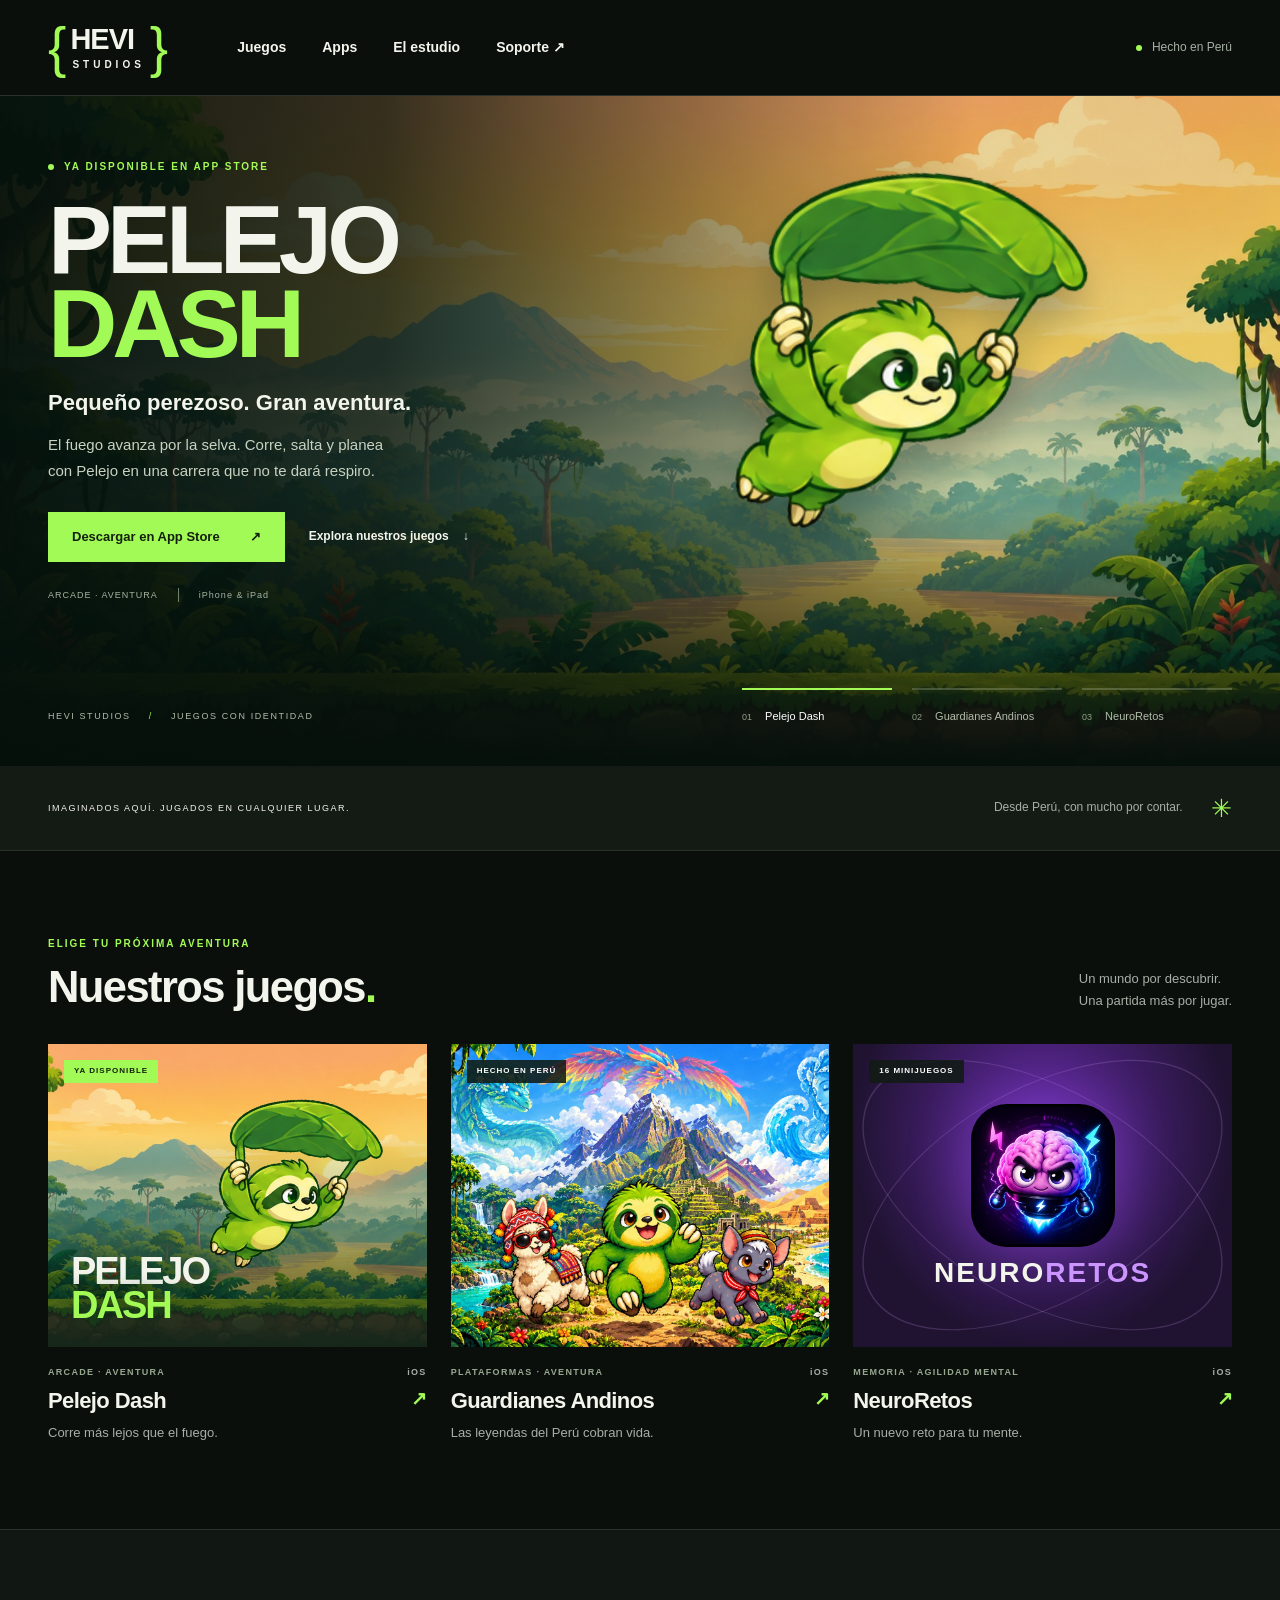
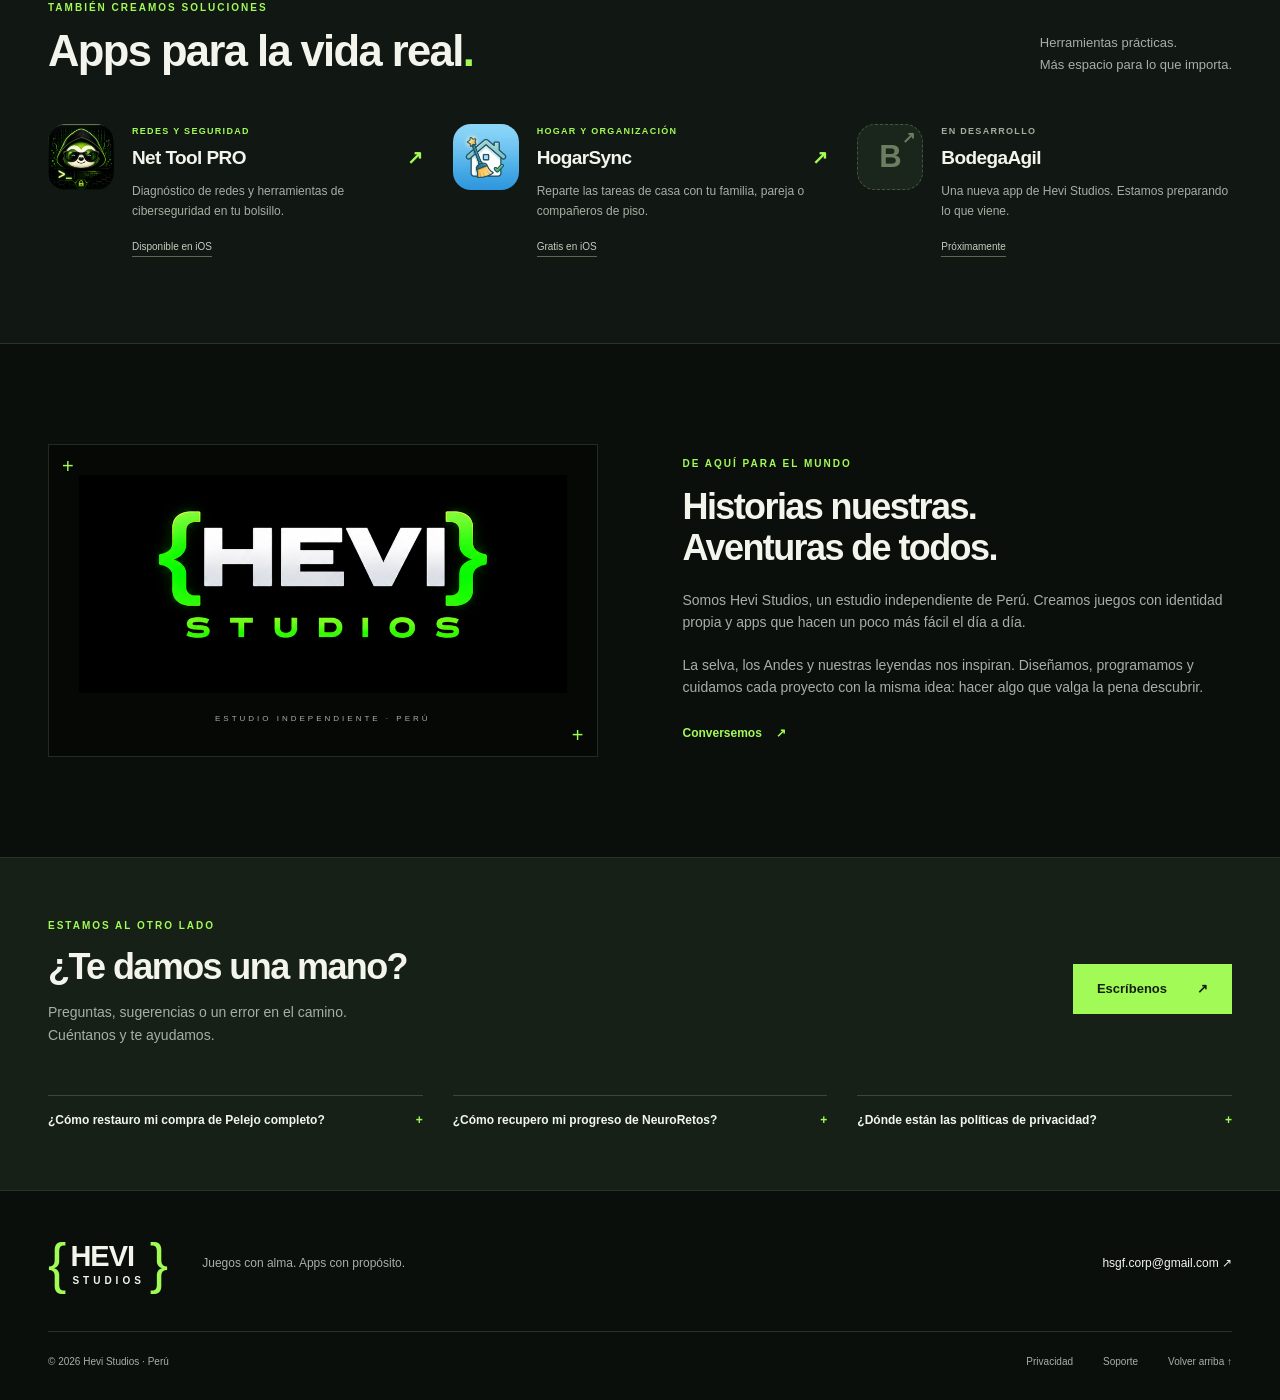
<file: index.html>
<!doctype html>
<html lang="es">
<head>
<meta charset="utf-8"><meta name="viewport" content="width=device-width,initial-scale=1">
<title>Hevi Studios — Juegos con alma peruana</title>
<meta name="description" content="Descubre Pelejo Dash, Pelejo y los Guardianes Andinos, NeuroRetos y las apps de Hevi Studios. Juegos con alma y herramientas útiles, hechos en el Perú.">
<meta name="theme-color" content="#0b0f0c"><meta property="og:title" content="Hevi Studios — Juegos con alma peruana"><meta property="og:description" content="Una nueva aventura empieza aquí. Descubre nuestros juegos y apps para iOS."><meta property="og:image" content="https://hevistudios.github.io/img/dash-landscape.jpg">
<link rel="icon" href="favicon.png"><link rel="apple-touch-icon" href="apple-touch-icon.png"><link rel="stylesheet" href="home.css"><script src="home.js" defer></script>
</head>
<body>
<a class="skip" href="#contenido">Saltar al contenido</a>
<header class="site-header"><div class="container header-inner">
<a class="brand" href="index.html" aria-label="Hevi Studios, inicio"><span class="bracket">{</span><span>HEVI<span class="brand-sub">STUDIOS</span></span><span class="bracket">}</span></a>
<nav aria-label="Navegación principal"><a href="#juegos">Juegos</a><a href="#apps">Apps</a><a href="#nosotros">El estudio</a><a href="#soporte">Soporte <span aria-hidden="true">↗</span></a></nav>
<span class="made-in"><i></i> Hecho en Perú</span>
</div></header>
<main id="contenido">
<section class="featured" aria-label="Juego destacado">
<div class="hero-art" id="hero-art"></div><div class="hero-shade"></div>
<div class="container hero-inner"><div class="hero-copy">
<p class="eyebrow"><span class="live-dot"></span><span id="hero-label">YA DISPONIBLE EN APP STORE</span></p>
<h1 id="hero-title">PELEJO<br><span>DASH</span></h1>
<p class="hero-tagline" id="hero-tagline">Pequeño perezoso. Gran aventura.</p>
<p class="hero-description" id="hero-description">El fuego avanza por la selva. Corre, salta y planea con Pelejo en una carrera que no te dará respiro.</p>
<div class="hero-actions"><a class="button primary" href="https://apps.apple.com/pe/app/pelejo-dash/id6825958730" id="hero-main"><span id="hero-cta">Descargar en App Store</span> <span aria-hidden="true">↗</span></a><a class="text-link" href="#juegos">Explora nuestros juegos <span aria-hidden="true">↓</span></a></div>
<div class="hero-meta"><span id="hero-genre">ARCADE · AVENTURA</span><span>iPhone & iPad</span></div>
</div><img class="hero-character" id="hero-character" src="img/dash-pelejo.png" alt="Pelejo planeando con su hoja gigante" width="255" height="291"></div>
<div class="container featured-bottom"><p class="featured-caption">HEVI STUDIOS <span>/</span> JUEGOS CON IDENTIDAD</p><div class="hero-switches" role="group" aria-label="Cambiar juego destacado"><button class="hero-switch active" aria-pressed="true" data-feature="dash"><span>01</span> Pelejo Dash</button><button class="hero-switch" aria-pressed="false" data-feature="guardianes"><span>02</span> Guardianes Andinos</button><button class="hero-switch" aria-pressed="false" data-feature="neuro"><span>03</span> NeuroRetos</button></div></div>
</section>
<div class="studio-strip"><div class="container"><span>IMAGINADOS AQUÍ. JUGADOS EN CUALQUIER LUGAR.</span><span>Desde Perú, con mucho por contar. <span class="green" aria-hidden="true">✳</span></span></div></div>
<section class="container section" id="juegos"><div class="section-heading"><div><p class="eyebrow green">ELIGE TU PRÓXIMA AVENTURA</p><h2>Nuestros juegos<span class="green">.</span></h2></div><p>Un mundo por descubrir.<br>Una partida más por jugar.</p></div>
<div class="games-grid">
<a class="game-card" href="pelejodash.html"><div class="game-cover dash-cover"><img src="img/dash-landscape.jpg" alt="La selva de Pelejo Dash al atardecer" loading="lazy" width="1672" height="940"><img class="card-character" src="img/dash-pelejo.png" alt="" loading="lazy"><span class="cover-badge">YA DISPONIBLE</span><span class="cover-title">PELEJO<br><b>DASH</b></span></div><div class="game-info"><p class="micro">ARCADE · AVENTURA <span>iOS</span></p><h3>Pelejo Dash <span aria-hidden="true">↗</span></h3><p>Corre más lejos que el fuego.</p></div></a>
<a class="game-card" href="pelejo.html"><div class="game-cover"><img src="img/portada.jpg" alt="Pelejo, Wayra y Sipán frente a los paisajes y guardianes del Perú" loading="lazy" width="1672" height="941"><span class="cover-badge dark">HECHO EN PERÚ</span></div><div class="game-info"><p class="micro">PLATAFORMAS · AVENTURA <span>iOS</span></p><h3>Guardianes Andinos <span aria-hidden="true">↗</span></h3><p>Las leyendas del Perú cobran vida.</p></div></a>
<a class="game-card" href="https://apps.apple.com/pe/app/neuroretos/id6767064407"><div class="game-cover neuro-cover"><div class="orb orb-one"></div><div class="orb orb-two"></div><img src="img/app-neuroretos.jpg" alt="El personaje de NeuroRetos" loading="lazy" width="512" height="512"><span class="neuro-title">NEURO<span>RETOS</span></span><span class="cover-badge dark">16 MINIJUEGOS</span></div><div class="game-info"><p class="micro">MEMORIA · AGILIDAD MENTAL <span>iOS</span></p><h3>NeuroRetos <span aria-hidden="true">↗</span></h3><p>Un nuevo reto para tu mente.</p></div></a>
</div></section>
<section class="apps-section" id="apps"><div class="container"><div class="section-heading"><div><p class="eyebrow green">TAMBIÉN CREAMOS SOLUCIONES</p><h2>Apps para la vida real<span class="green">.</span></h2></div><p>Herramientas prácticas.<br>Más espacio para lo que importa.</p></div>
<div class="tools-grid"><a class="tool" href="https://apps.apple.com/pe/app/net-tool-pro/id6768802626"><img src="img/app-netool.jpg" alt="" loading="lazy" width="76" height="76"><div><p class="micro green">REDES Y SEGURIDAD</p><h3>Net Tool PRO <span aria-hidden="true">↗</span></h3><p>Diagnóstico de redes y herramientas de ciberseguridad en tu bolsillo.</p><span class="tool-platform">Disponible en iOS</span></div></a><a class="tool" href="https://apps.apple.com/pe/app/hogarsync-tareas-del-hogar/id6815341445"><img src="img/app-hogarsync.jpg" alt="" loading="lazy" width="76" height="76"><div><p class="micro green">HOGAR Y ORGANIZACIÓN</p><h3>HogarSync <span aria-hidden="true">↗</span></h3><p>Reparte las tareas de casa con tu familia, pareja o compañeros de piso.</p><span class="tool-platform">Gratis en iOS</span></div></a><article class="tool soon"><span class="coming-icon" aria-hidden="true">B<span>↗</span></span><div><p class="micro">EN DESARROLLO</p><h3>BodegaAgil</h3><p>Una nueva app de Hevi Studios. Estamos preparando lo que viene.</p><span class="tool-platform">Próximamente</span></div></article></div>
</div></section>
<section class="container section about-section" id="nosotros"><div class="about-visual"><img src="img/logo-hevi.png" alt="Hevi Studios" loading="lazy" width="560" height="250"><span>ESTUDIO INDEPENDIENTE · PERÚ</span></div><div class="about-copy"><p class="eyebrow green">DE AQUÍ PARA EL MUNDO</p><h2>Historias nuestras.<br>Aventuras de todos.</h2><p>Somos Hevi Studios, un estudio independiente de Perú. Creamos juegos con identidad propia y apps que hacen un poco más fácil el día a día.</p><p>La selva, los Andes y nuestras leyendas nos inspiran. Diseñamos, programamos y cuidamos cada proyecto con la misma idea: hacer algo que valga la pena descubrir.</p><a class="text-link" href="#soporte">Conversemos <span aria-hidden="true">↗</span></a></div></section>
<section class="support-section" id="soporte"><span id="support"></span><div class="container"><div class="support-top"><div><p class="eyebrow green">ESTAMOS AL OTRO LADO</p><h2>¿Te damos una mano?</h2><p>Preguntas, sugerencias o un error en el camino.<br>Cuéntanos y te ayudamos.</p></div><a class="button primary" href="mailto:hsgf.corp@gmail.com">Escríbenos <span aria-hidden="true">↗</span></a></div><div class="faqs"><details><summary>¿Cómo restauro mi compra de Pelejo completo?</summary><p>En el juego, abre Ajustes → Restaurar compras. Usa la misma cuenta de Apple con la que hiciste la compra.</p></details><details><summary>¿Cómo recupero mi progreso de NeuroRetos?</summary><p>Activa iCloud en Ajustes → tu nombre → iCloud y abre la app con la misma cuenta de Apple. Si necesitas ayuda, escríbenos a <a href="mailto:hsgf.corp@gmail.com">hsgf.corp@gmail.com</a>.</p></details><details><summary>¿Dónde están las políticas de privacidad?</summary><p>Consulta la <a href="privacidad.html">política general</a>, la de <a href="pelejodash-privacidad.html">Pelejo Dash</a> o la de <a href="neuroretos-privacidad.html">NeuroRetos</a>.</p></details></div></div></section>
</main>
<footer class="site-footer"><div class="container footer-top"><a class="brand" href="index.html"><span class="bracket">{</span><span>HEVI<span class="brand-sub">STUDIOS</span></span><span class="bracket">}</span></a><p>Juegos con alma. Apps con propósito.</p><a href="mailto:hsgf.corp@gmail.com">hsgf.corp@gmail.com <span aria-hidden="true">↗</span></a></div><div class="container footer-bottom"><span>© 2026 Hevi Studios · Perú</span><a href="privacidad.html">Privacidad</a><a href="#soporte">Soporte</a><a href="#" aria-label="Volver al inicio">Volver arriba ↑</a></div></footer>
</body></html>
</file>
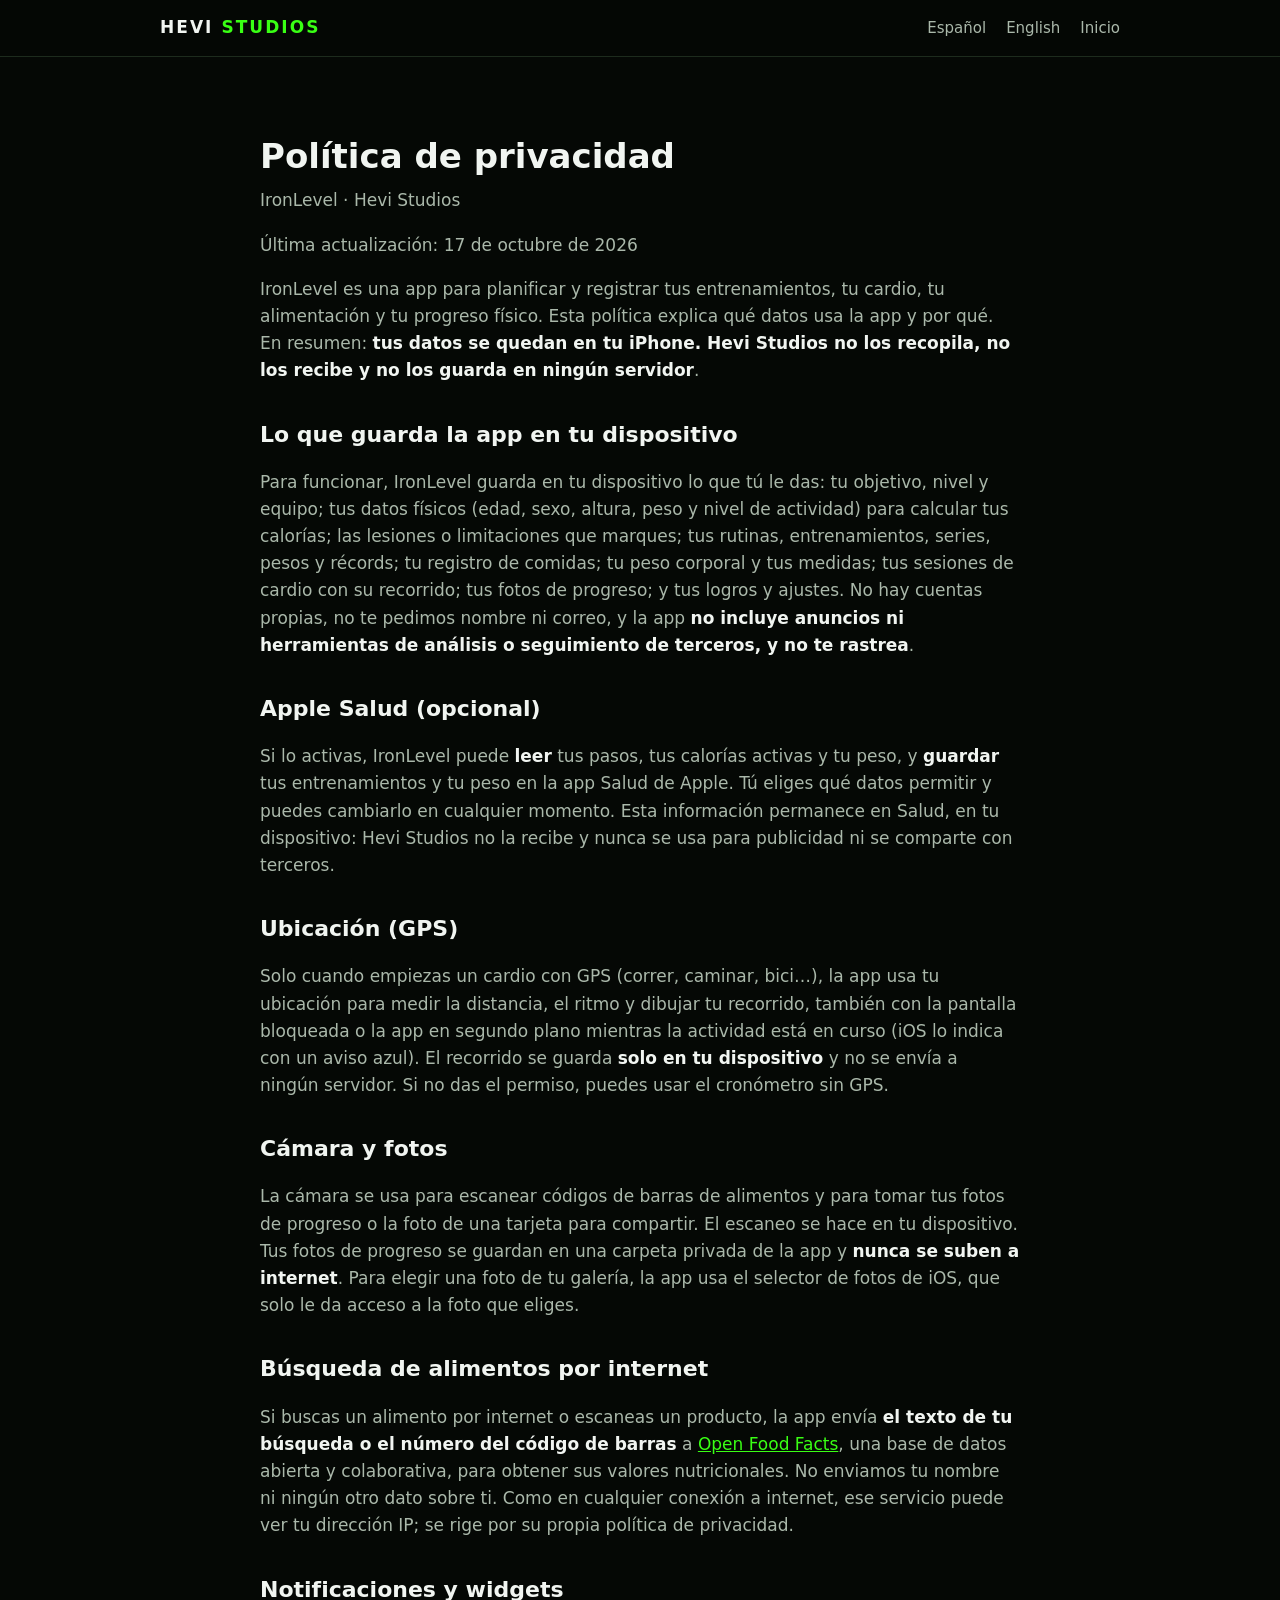
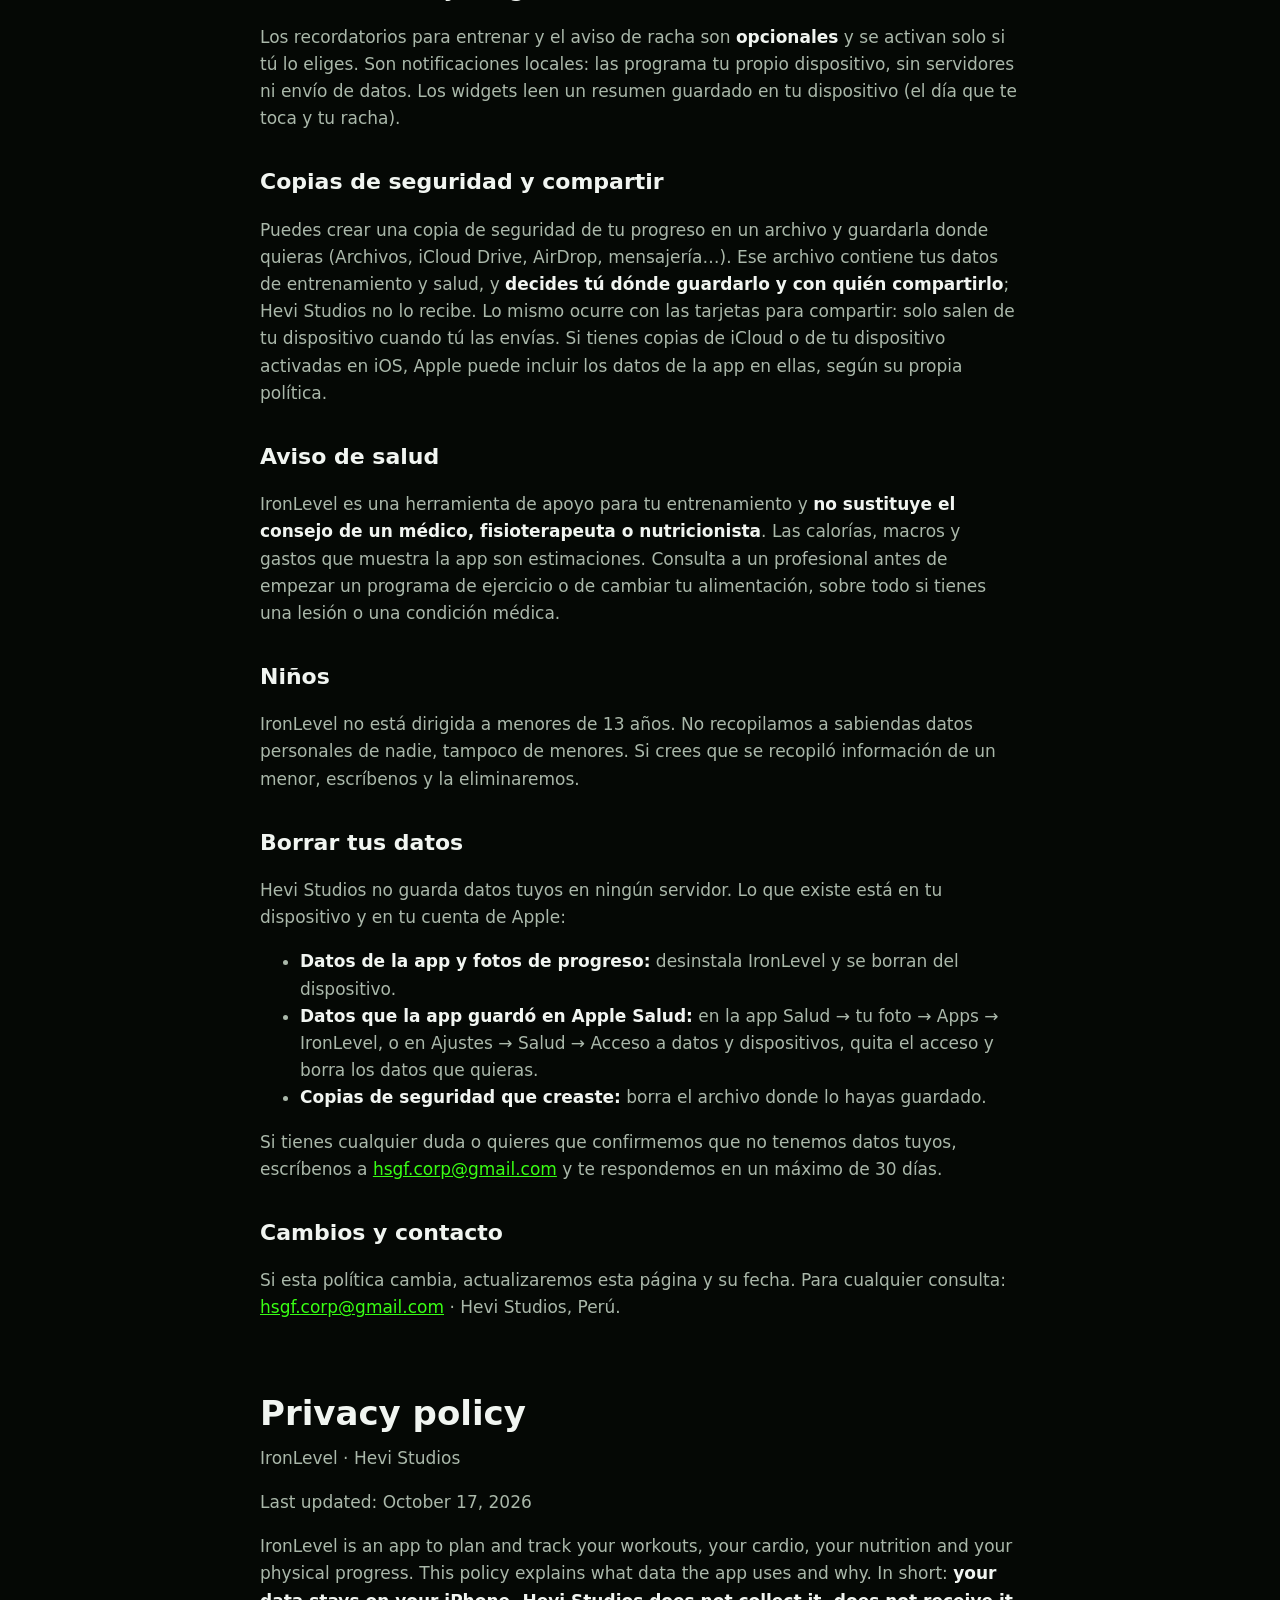
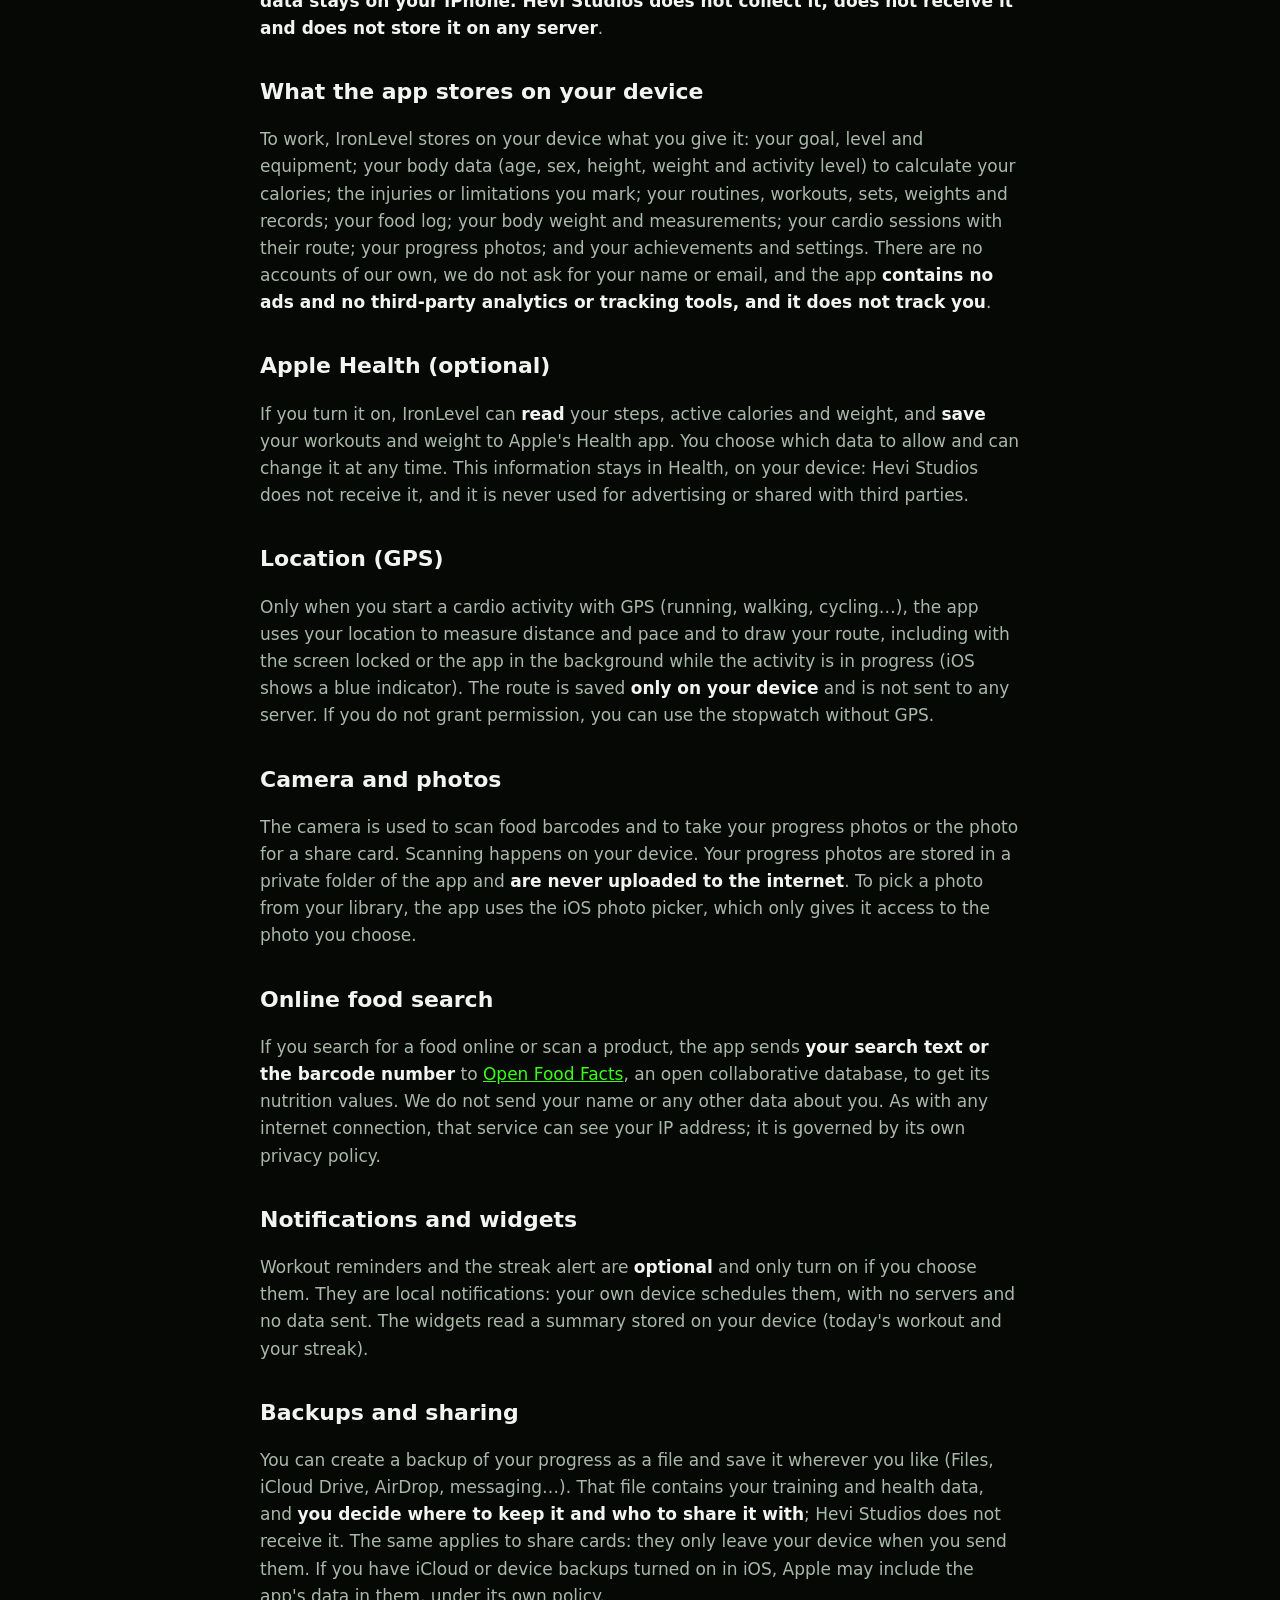
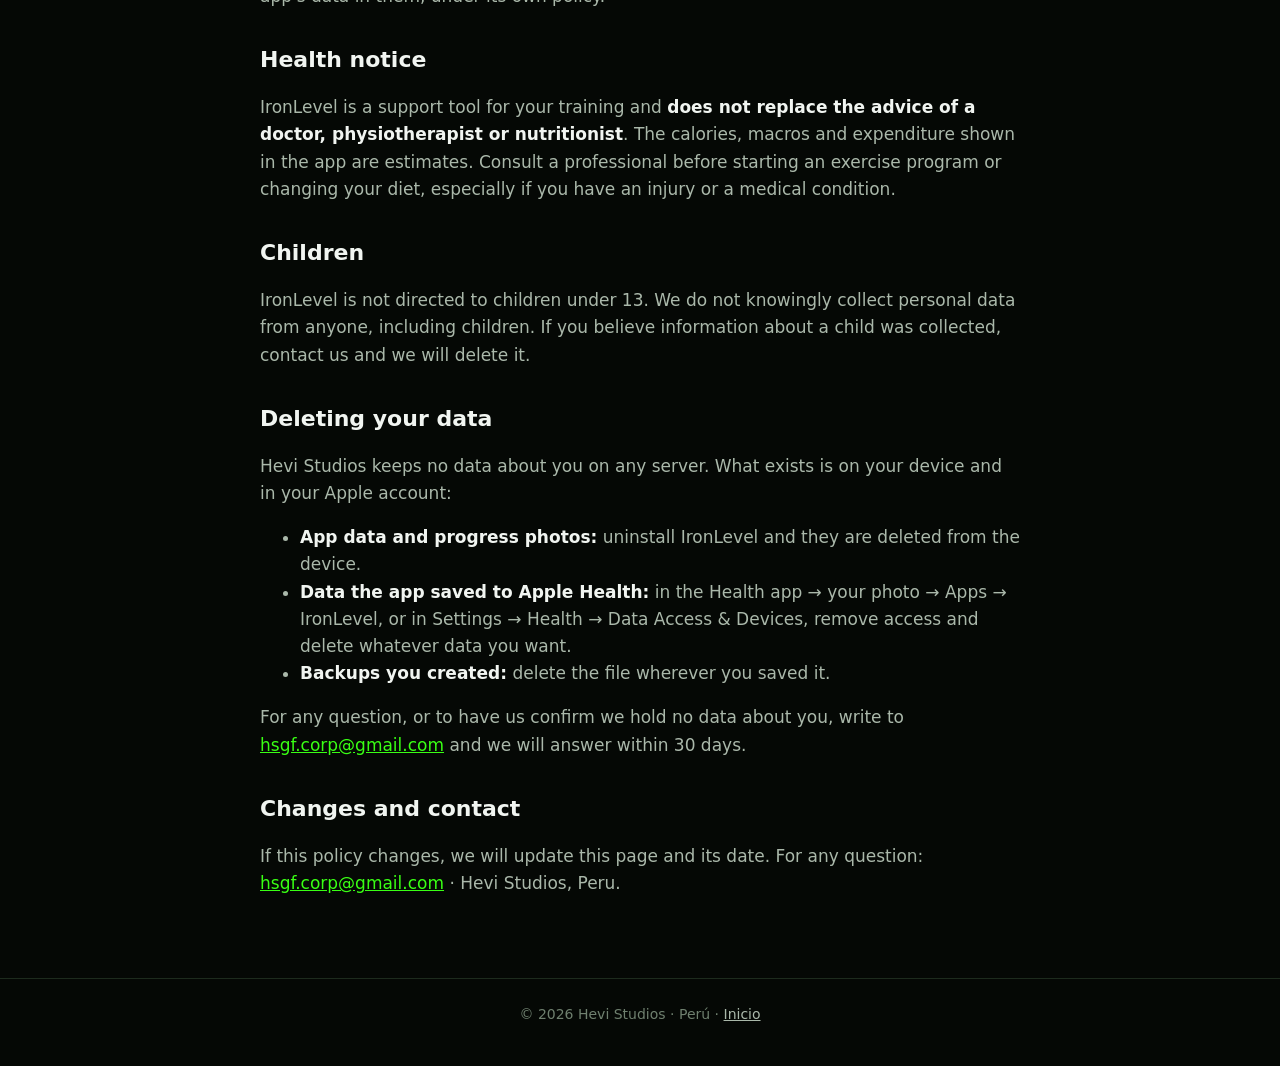
<file: ironlevel-privacidad.html>
<!doctype html>
<html lang="es">
<head>
<meta charset="utf-8">
<meta name="viewport" content="width=device-width, initial-scale=1">
<title>Política de privacidad · IronLevel</title>
<meta name="description" content="Política de privacidad de IronLevel (Hevi Studios).">
<link rel="icon" href="favicon.png">
<link rel="apple-touch-icon" href="apple-touch-icon.png">
<link rel="stylesheet" href="studio.css">
</head>
<body>
<header><div class="wrap">
  <a class="marca" href="./">HEVI <b>STUDIOS</b></a>
  <nav><a href="#es">Español</a><a href="#en">English</a><a href="./">Inicio</a></nav>
</div></header>
<main class="wrap doc">
  <section id="es">
  <h1>Política de privacidad</h1>
  <p class="sub">IronLevel · Hevi Studios</p>
  <p>Última actualización: 17 de octubre de 2026</p>

  <p>IronLevel es una app para planificar y registrar tus entrenamientos, tu cardio, tu alimentación y tu progreso físico. Esta política explica qué datos usa la app y por qué. En resumen: <strong>tus datos se quedan en tu iPhone. Hevi Studios no los recopila, no los recibe y no los guarda en ningún servidor</strong>.</p>

  <h2>Lo que guarda la app en tu dispositivo</h2>
  <p>Para funcionar, IronLevel guarda en tu dispositivo lo que tú le das: tu objetivo, nivel y equipo; tus datos físicos (edad, sexo, altura, peso y nivel de actividad) para calcular tus calorías; las lesiones o limitaciones que marques; tus rutinas, entrenamientos, series, pesos y récords; tu registro de comidas; tu peso corporal y tus medidas; tus sesiones de cardio con su recorrido; tus fotos de progreso; y tus logros y ajustes. No hay cuentas propias, no te pedimos nombre ni correo, y la app <strong>no incluye anuncios ni herramientas de análisis o seguimiento de terceros, y no te rastrea</strong>.</p>

  <h2>Apple Salud (opcional)</h2>
  <p>Si lo activas, IronLevel puede <strong>leer</strong> tus pasos, tus calorías activas y tu peso, y <strong>guardar</strong> tus entrenamientos y tu peso en la app Salud de Apple. Tú eliges qué datos permitir y puedes cambiarlo en cualquier momento. Esta información permanece en Salud, en tu dispositivo: Hevi Studios no la recibe y nunca se usa para publicidad ni se comparte con terceros.</p>

  <h2>Ubicación (GPS)</h2>
  <p>Solo cuando empiezas un cardio con GPS (correr, caminar, bici…), la app usa tu ubicación para medir la distancia, el ritmo y dibujar tu recorrido, también con la pantalla bloqueada o la app en segundo plano mientras la actividad está en curso (iOS lo indica con un aviso azul). El recorrido se guarda <strong>solo en tu dispositivo</strong> y no se envía a ningún servidor. Si no das el permiso, puedes usar el cronómetro sin GPS.</p>

  <h2>Cámara y fotos</h2>
  <p>La cámara se usa para escanear códigos de barras de alimentos y para tomar tus fotos de progreso o la foto de una tarjeta para compartir. El escaneo se hace en tu dispositivo. Tus fotos de progreso se guardan en una carpeta privada de la app y <strong>nunca se suben a internet</strong>. Para elegir una foto de tu galería, la app usa el selector de fotos de iOS, que solo le da acceso a la foto que eliges.</p>

  <h2>Búsqueda de alimentos por internet</h2>
  <p>Si buscas un alimento por internet o escaneas un producto, la app envía <strong>el texto de tu búsqueda o el número del código de barras</strong> a <a href="https://world.openfoodfacts.org">Open Food Facts</a>, una base de datos abierta y colaborativa, para obtener sus valores nutricionales. No enviamos tu nombre ni ningún otro dato sobre ti. Como en cualquier conexión a internet, ese servicio puede ver tu dirección IP; se rige por su propia política de privacidad.</p>

  <h2>Notificaciones y widgets</h2>
  <p>Los recordatorios para entrenar y el aviso de racha son <strong>opcionales</strong> y se activan solo si tú lo eliges. Son notificaciones locales: las programa tu propio dispositivo, sin servidores ni envío de datos. Los widgets leen un resumen guardado en tu dispositivo (el día que te toca y tu racha).</p>

  <h2>Copias de seguridad y compartir</h2>
  <p>Puedes crear una copia de seguridad de tu progreso en un archivo y guardarla donde quieras (Archivos, iCloud Drive, AirDrop, mensajería…). Ese archivo contiene tus datos de entrenamiento y salud, y <strong>decides tú dónde guardarlo y con quién compartirlo</strong>; Hevi Studios no lo recibe. Lo mismo ocurre con las tarjetas para compartir: solo salen de tu dispositivo cuando tú las envías. Si tienes copias de iCloud o de tu dispositivo activadas en iOS, Apple puede incluir los datos de la app en ellas, según su propia política.</p>

  <h2>Aviso de salud</h2>
  <p>IronLevel es una herramienta de apoyo para tu entrenamiento y <strong>no sustituye el consejo de un médico, fisioterapeuta o nutricionista</strong>. Las calorías, macros y gastos que muestra la app son estimaciones. Consulta a un profesional antes de empezar un programa de ejercicio o de cambiar tu alimentación, sobre todo si tienes una lesión o una condición médica.</p>

  <h2>Niños</h2>
  <p>IronLevel no está dirigida a menores de 13 años. No recopilamos a sabiendas datos personales de nadie, tampoco de menores. Si crees que se recopiló información de un menor, escríbenos y la eliminaremos.</p>

  <h2 id="borrar">Borrar tus datos</h2>
  <p>Hevi Studios no guarda datos tuyos en ningún servidor. Lo que existe está en tu dispositivo y en tu cuenta de Apple:</p>
  <ul>
    <li><strong>Datos de la app y fotos de progreso:</strong> desinstala IronLevel y se borran del dispositivo.</li>
    <li><strong>Datos que la app guardó en Apple Salud:</strong> en la app Salud → tu foto → Apps → IronLevel, o en Ajustes → Salud → Acceso a datos y dispositivos, quita el acceso y borra los datos que quieras.</li>
    <li><strong>Copias de seguridad que creaste:</strong> borra el archivo donde lo hayas guardado.</li>
  </ul>
  <p>Si tienes cualquier duda o quieres que confirmemos que no tenemos datos tuyos, escríbenos a <a href="mailto:hsgf.corp@gmail.com?subject=Borrar%20mis%20datos%20-%20IronLevel">hsgf.corp@gmail.com</a> y te respondemos en un máximo de 30 días.</p>

  <h2>Cambios y contacto</h2>
  <p>Si esta política cambia, actualizaremos esta página y su fecha. Para cualquier consulta: <a href="mailto:hsgf.corp@gmail.com">hsgf.corp@gmail.com</a> · Hevi Studios, Perú.</p>
  </section>

  <section id="en" lang="en">
  <h1>Privacy policy</h1>
  <p class="sub">IronLevel · Hevi Studios</p>
  <p>Last updated: October 17, 2026</p>

  <p>IronLevel is an app to plan and track your workouts, your cardio, your nutrition and your physical progress. This policy explains what data the app uses and why. In short: <strong>your data stays on your iPhone. Hevi Studios does not collect it, does not receive it and does not store it on any server</strong>.</p>

  <h2>What the app stores on your device</h2>
  <p>To work, IronLevel stores on your device what you give it: your goal, level and equipment; your body data (age, sex, height, weight and activity level) to calculate your calories; the injuries or limitations you mark; your routines, workouts, sets, weights and records; your food log; your body weight and measurements; your cardio sessions with their route; your progress photos; and your achievements and settings. There are no accounts of our own, we do not ask for your name or email, and the app <strong>contains no ads and no third-party analytics or tracking tools, and it does not track you</strong>.</p>

  <h2>Apple Health (optional)</h2>
  <p>If you turn it on, IronLevel can <strong>read</strong> your steps, active calories and weight, and <strong>save</strong> your workouts and weight to Apple's Health app. You choose which data to allow and can change it at any time. This information stays in Health, on your device: Hevi Studios does not receive it, and it is never used for advertising or shared with third parties.</p>

  <h2>Location (GPS)</h2>
  <p>Only when you start a cardio activity with GPS (running, walking, cycling…), the app uses your location to measure distance and pace and to draw your route, including with the screen locked or the app in the background while the activity is in progress (iOS shows a blue indicator). The route is saved <strong>only on your device</strong> and is not sent to any server. If you do not grant permission, you can use the stopwatch without GPS.</p>

  <h2>Camera and photos</h2>
  <p>The camera is used to scan food barcodes and to take your progress photos or the photo for a share card. Scanning happens on your device. Your progress photos are stored in a private folder of the app and <strong>are never uploaded to the internet</strong>. To pick a photo from your library, the app uses the iOS photo picker, which only gives it access to the photo you choose.</p>

  <h2>Online food search</h2>
  <p>If you search for a food online or scan a product, the app sends <strong>your search text or the barcode number</strong> to <a href="https://world.openfoodfacts.org">Open Food Facts</a>, an open collaborative database, to get its nutrition values. We do not send your name or any other data about you. As with any internet connection, that service can see your IP address; it is governed by its own privacy policy.</p>

  <h2>Notifications and widgets</h2>
  <p>Workout reminders and the streak alert are <strong>optional</strong> and only turn on if you choose them. They are local notifications: your own device schedules them, with no servers and no data sent. The widgets read a summary stored on your device (today's workout and your streak).</p>

  <h2>Backups and sharing</h2>
  <p>You can create a backup of your progress as a file and save it wherever you like (Files, iCloud Drive, AirDrop, messaging…). That file contains your training and health data, and <strong>you decide where to keep it and who to share it with</strong>; Hevi Studios does not receive it. The same applies to share cards: they only leave your device when you send them. If you have iCloud or device backups turned on in iOS, Apple may include the app's data in them, under its own policy.</p>

  <h2>Health notice</h2>
  <p>IronLevel is a support tool for your training and <strong>does not replace the advice of a doctor, physiotherapist or nutritionist</strong>. The calories, macros and expenditure shown in the app are estimates. Consult a professional before starting an exercise program or changing your diet, especially if you have an injury or a medical condition.</p>

  <h2>Children</h2>
  <p>IronLevel is not directed to children under 13. We do not knowingly collect personal data from anyone, including children. If you believe information about a child was collected, contact us and we will delete it.</p>

  <h2 id="delete">Deleting your data</h2>
  <p>Hevi Studios keeps no data about you on any server. What exists is on your device and in your Apple account:</p>
  <ul>
    <li><strong>App data and progress photos:</strong> uninstall IronLevel and they are deleted from the device.</li>
    <li><strong>Data the app saved to Apple Health:</strong> in the Health app → your photo → Apps → IronLevel, or in Settings → Health → Data Access &amp; Devices, remove access and delete whatever data you want.</li>
    <li><strong>Backups you created:</strong> delete the file wherever you saved it.</li>
  </ul>
  <p>For any question, or to have us confirm we hold no data about you, write to <a href="mailto:hsgf.corp@gmail.com?subject=Delete%20my%20data%20-%20IronLevel">hsgf.corp@gmail.com</a> and we will answer within 30 days.</p>

  <h2>Changes and contact</h2>
  <p>If this policy changes, we will update this page and its date. For any question: <a href="mailto:hsgf.corp@gmail.com">hsgf.corp@gmail.com</a> · Hevi Studios, Peru.</p>
  </section>
</main>
<footer>© 2026 Hevi Studios · Perú · <a href="./">Inicio</a></footer>
</body>
</html>
</file>
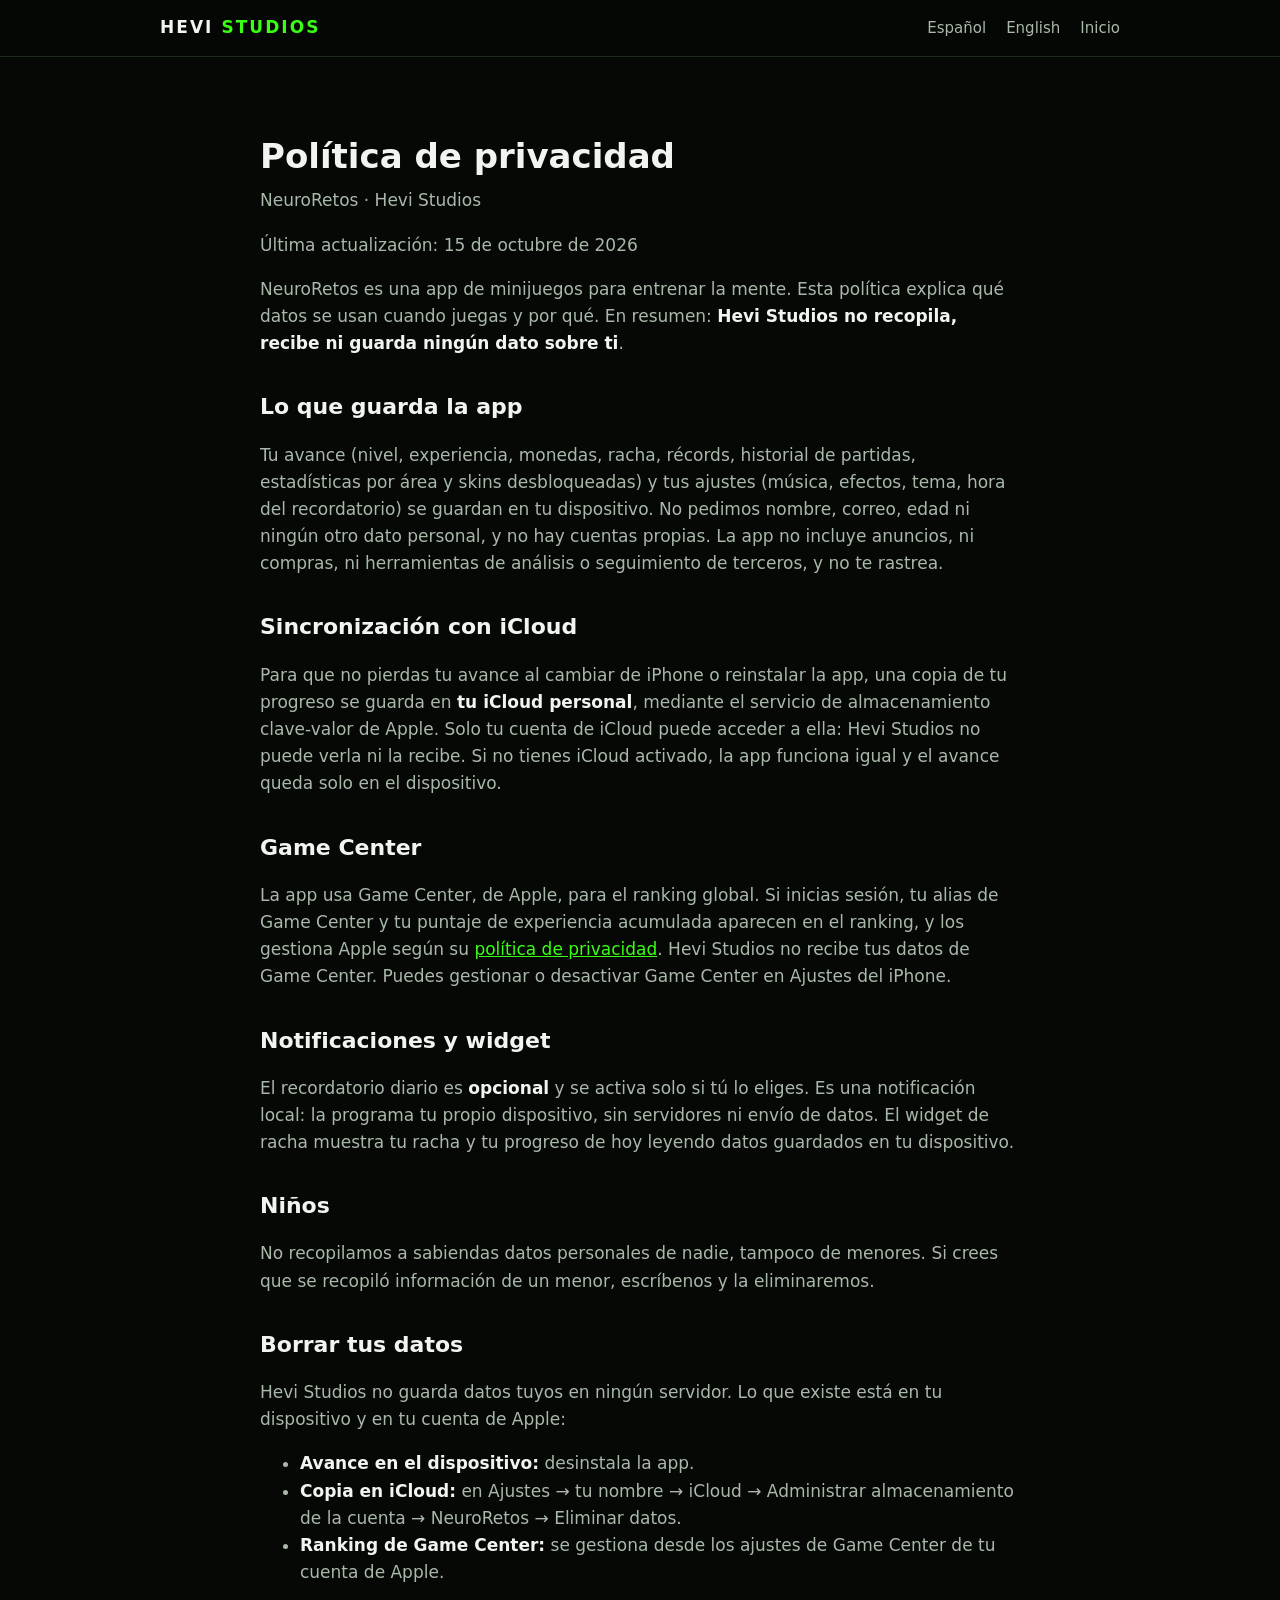
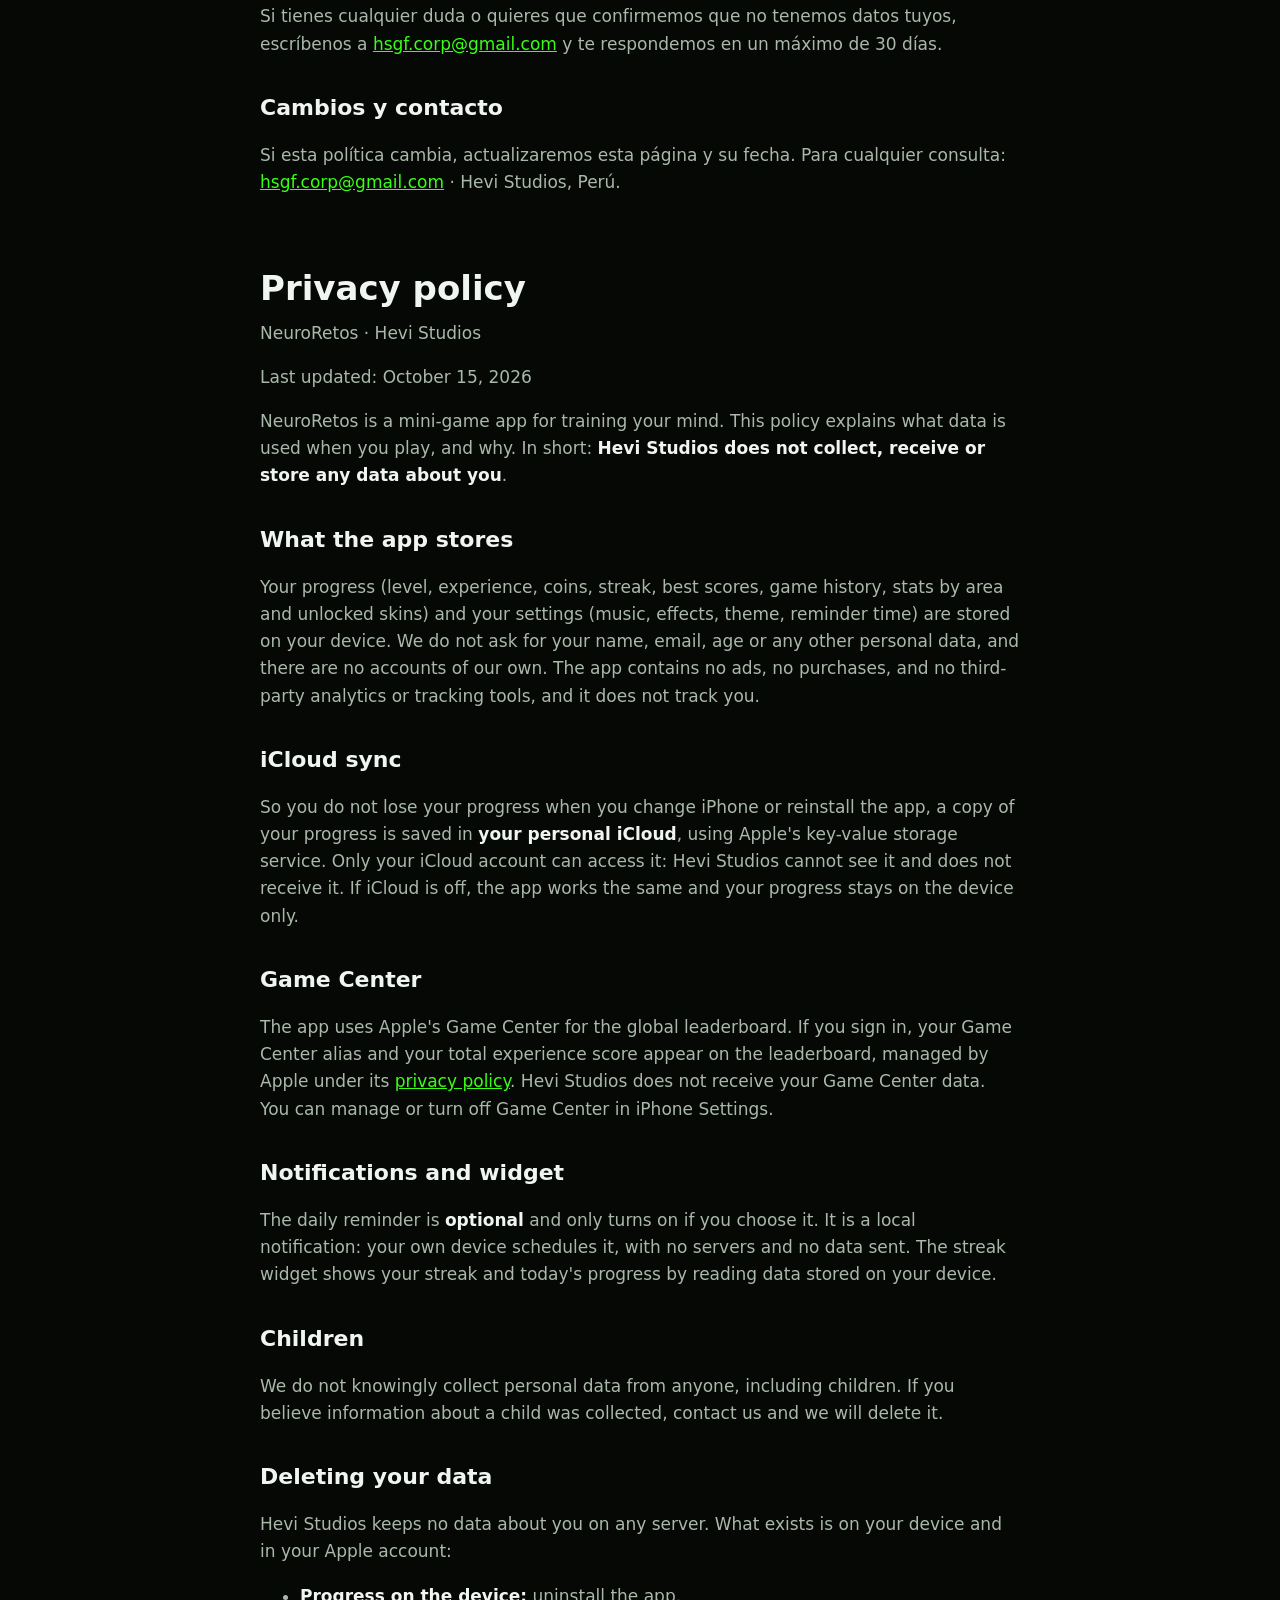
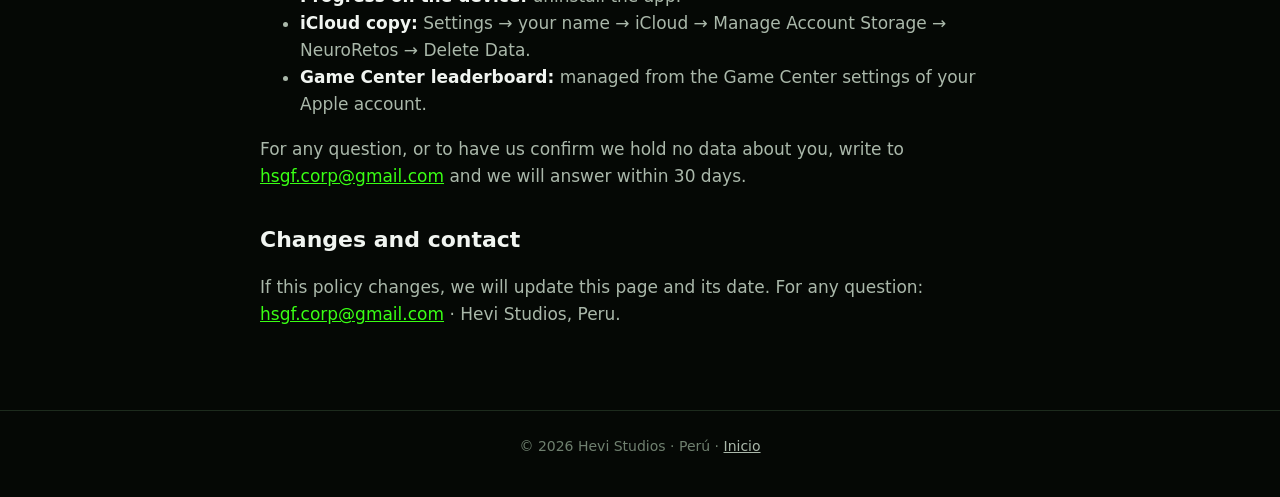
<file: neuroretos-privacidad.html>
<!doctype html>
<html lang="es">
<head>
<meta charset="utf-8">
<meta name="viewport" content="width=device-width, initial-scale=1">
<title>Política de privacidad · NeuroRetos</title>
<meta name="description" content="Política de privacidad de NeuroRetos (Hevi Studios).">
<link rel="icon" href="favicon.png">
<link rel="apple-touch-icon" href="apple-touch-icon.png">
<link rel="stylesheet" href="studio.css">
</head>
<body>
<header><div class="wrap">
  <a class="marca" href="./">HEVI <b>STUDIOS</b></a>
  <nav><a href="#es">Español</a><a href="#en">English</a><a href="./">Inicio</a></nav>
</div></header>
<main class="wrap doc">
  <section id="es">
  <h1>Política de privacidad</h1>
  <p class="sub">NeuroRetos · Hevi Studios</p>
  <p>Última actualización: 15 de octubre de 2026</p>

  <p>NeuroRetos es una app de minijuegos para entrenar la mente. Esta política explica qué datos se usan cuando juegas y por qué. En resumen: <strong>Hevi Studios no recopila, recibe ni guarda ningún dato sobre ti</strong>.</p>

  <h2>Lo que guarda la app</h2>
  <p>Tu avance (nivel, experiencia, monedas, racha, récords, historial de partidas, estadísticas por área y skins desbloqueadas) y tus ajustes (música, efectos, tema, hora del recordatorio) se guardan en tu dispositivo. No pedimos nombre, correo, edad ni ningún otro dato personal, y no hay cuentas propias. La app no incluye anuncios, ni compras, ni herramientas de análisis o seguimiento de terceros, y no te rastrea.</p>

  <h2>Sincronización con iCloud</h2>
  <p>Para que no pierdas tu avance al cambiar de iPhone o reinstalar la app, una copia de tu progreso se guarda en <strong>tu iCloud personal</strong>, mediante el servicio de almacenamiento clave-valor de Apple. Solo tu cuenta de iCloud puede acceder a ella: Hevi Studios no puede verla ni la recibe. Si no tienes iCloud activado, la app funciona igual y el avance queda solo en el dispositivo.</p>

  <h2>Game Center</h2>
  <p>La app usa Game Center, de Apple, para el ranking global. Si inicias sesión, tu alias de Game Center y tu puntaje de experiencia acumulada aparecen en el ranking, y los gestiona Apple según su <a href="https://www.apple.com/legal/privacy/es-lae/">política de privacidad</a>. Hevi Studios no recibe tus datos de Game Center. Puedes gestionar o desactivar Game Center en Ajustes del iPhone.</p>

  <h2>Notificaciones y widget</h2>
  <p>El recordatorio diario es <strong>opcional</strong> y se activa solo si tú lo eliges. Es una notificación local: la programa tu propio dispositivo, sin servidores ni envío de datos. El widget de racha muestra tu racha y tu progreso de hoy leyendo datos guardados en tu dispositivo.</p>

  <h2>Niños</h2>
  <p>No recopilamos a sabiendas datos personales de nadie, tampoco de menores. Si crees que se recopiló información de un menor, escríbenos y la eliminaremos.</p>

  <h2 id="borrar">Borrar tus datos</h2>
  <p>Hevi Studios no guarda datos tuyos en ningún servidor. Lo que existe está en tu dispositivo y en tu cuenta de Apple:</p>
  <ul>
    <li><strong>Avance en el dispositivo:</strong> desinstala la app.</li>
    <li><strong>Copia en iCloud:</strong> en Ajustes → tu nombre → iCloud → Administrar almacenamiento de la cuenta → NeuroRetos → Eliminar datos.</li>
    <li><strong>Ranking de Game Center:</strong> se gestiona desde los ajustes de Game Center de tu cuenta de Apple.</li>
  </ul>
  <p>Si tienes cualquier duda o quieres que confirmemos que no tenemos datos tuyos, escríbenos a <a href="mailto:hsgf.corp@gmail.com?subject=Borrar%20mis%20datos%20-%20NeuroRetos">hsgf.corp@gmail.com</a> y te respondemos en un máximo de 30 días.</p>

  <h2>Cambios y contacto</h2>
  <p>Si esta política cambia, actualizaremos esta página y su fecha. Para cualquier consulta: <a href="mailto:hsgf.corp@gmail.com">hsgf.corp@gmail.com</a> · Hevi Studios, Perú.</p>
  </section>

  <section id="en" lang="en">
  <h1>Privacy policy</h1>
  <p class="sub">NeuroRetos · Hevi Studios</p>
  <p>Last updated: October 15, 2026</p>

  <p>NeuroRetos is a mini-game app for training your mind. This policy explains what data is used when you play, and why. In short: <strong>Hevi Studios does not collect, receive or store any data about you</strong>.</p>

  <h2>What the app stores</h2>
  <p>Your progress (level, experience, coins, streak, best scores, game history, stats by area and unlocked skins) and your settings (music, effects, theme, reminder time) are stored on your device. We do not ask for your name, email, age or any other personal data, and there are no accounts of our own. The app contains no ads, no purchases, and no third-party analytics or tracking tools, and it does not track you.</p>

  <h2>iCloud sync</h2>
  <p>So you do not lose your progress when you change iPhone or reinstall the app, a copy of your progress is saved in <strong>your personal iCloud</strong>, using Apple's key-value storage service. Only your iCloud account can access it: Hevi Studios cannot see it and does not receive it. If iCloud is off, the app works the same and your progress stays on the device only.</p>

  <h2>Game Center</h2>
  <p>The app uses Apple's Game Center for the global leaderboard. If you sign in, your Game Center alias and your total experience score appear on the leaderboard, managed by Apple under its <a href="https://www.apple.com/legal/privacy/en-ww/">privacy policy</a>. Hevi Studios does not receive your Game Center data. You can manage or turn off Game Center in iPhone Settings.</p>

  <h2>Notifications and widget</h2>
  <p>The daily reminder is <strong>optional</strong> and only turns on if you choose it. It is a local notification: your own device schedules it, with no servers and no data sent. The streak widget shows your streak and today's progress by reading data stored on your device.</p>

  <h2>Children</h2>
  <p>We do not knowingly collect personal data from anyone, including children. If you believe information about a child was collected, contact us and we will delete it.</p>

  <h2 id="delete">Deleting your data</h2>
  <p>Hevi Studios keeps no data about you on any server. What exists is on your device and in your Apple account:</p>
  <ul>
    <li><strong>Progress on the device:</strong> uninstall the app.</li>
    <li><strong>iCloud copy:</strong> Settings → your name → iCloud → Manage Account Storage → NeuroRetos → Delete Data.</li>
    <li><strong>Game Center leaderboard:</strong> managed from the Game Center settings of your Apple account.</li>
  </ul>
  <p>For any question, or to have us confirm we hold no data about you, write to <a href="mailto:hsgf.corp@gmail.com?subject=Delete%20my%20data%20-%20NeuroRetos">hsgf.corp@gmail.com</a> and we will answer within 30 days.</p>

  <h2>Changes and contact</h2>
  <p>If this policy changes, we will update this page and its date. For any question: <a href="mailto:hsgf.corp@gmail.com">hsgf.corp@gmail.com</a> · Hevi Studios, Peru.</p>
  </section>
</main>
<footer>© 2026 Hevi Studios · Perú · <a href="./">Inicio</a></footer>
</body>
</html>
</file>
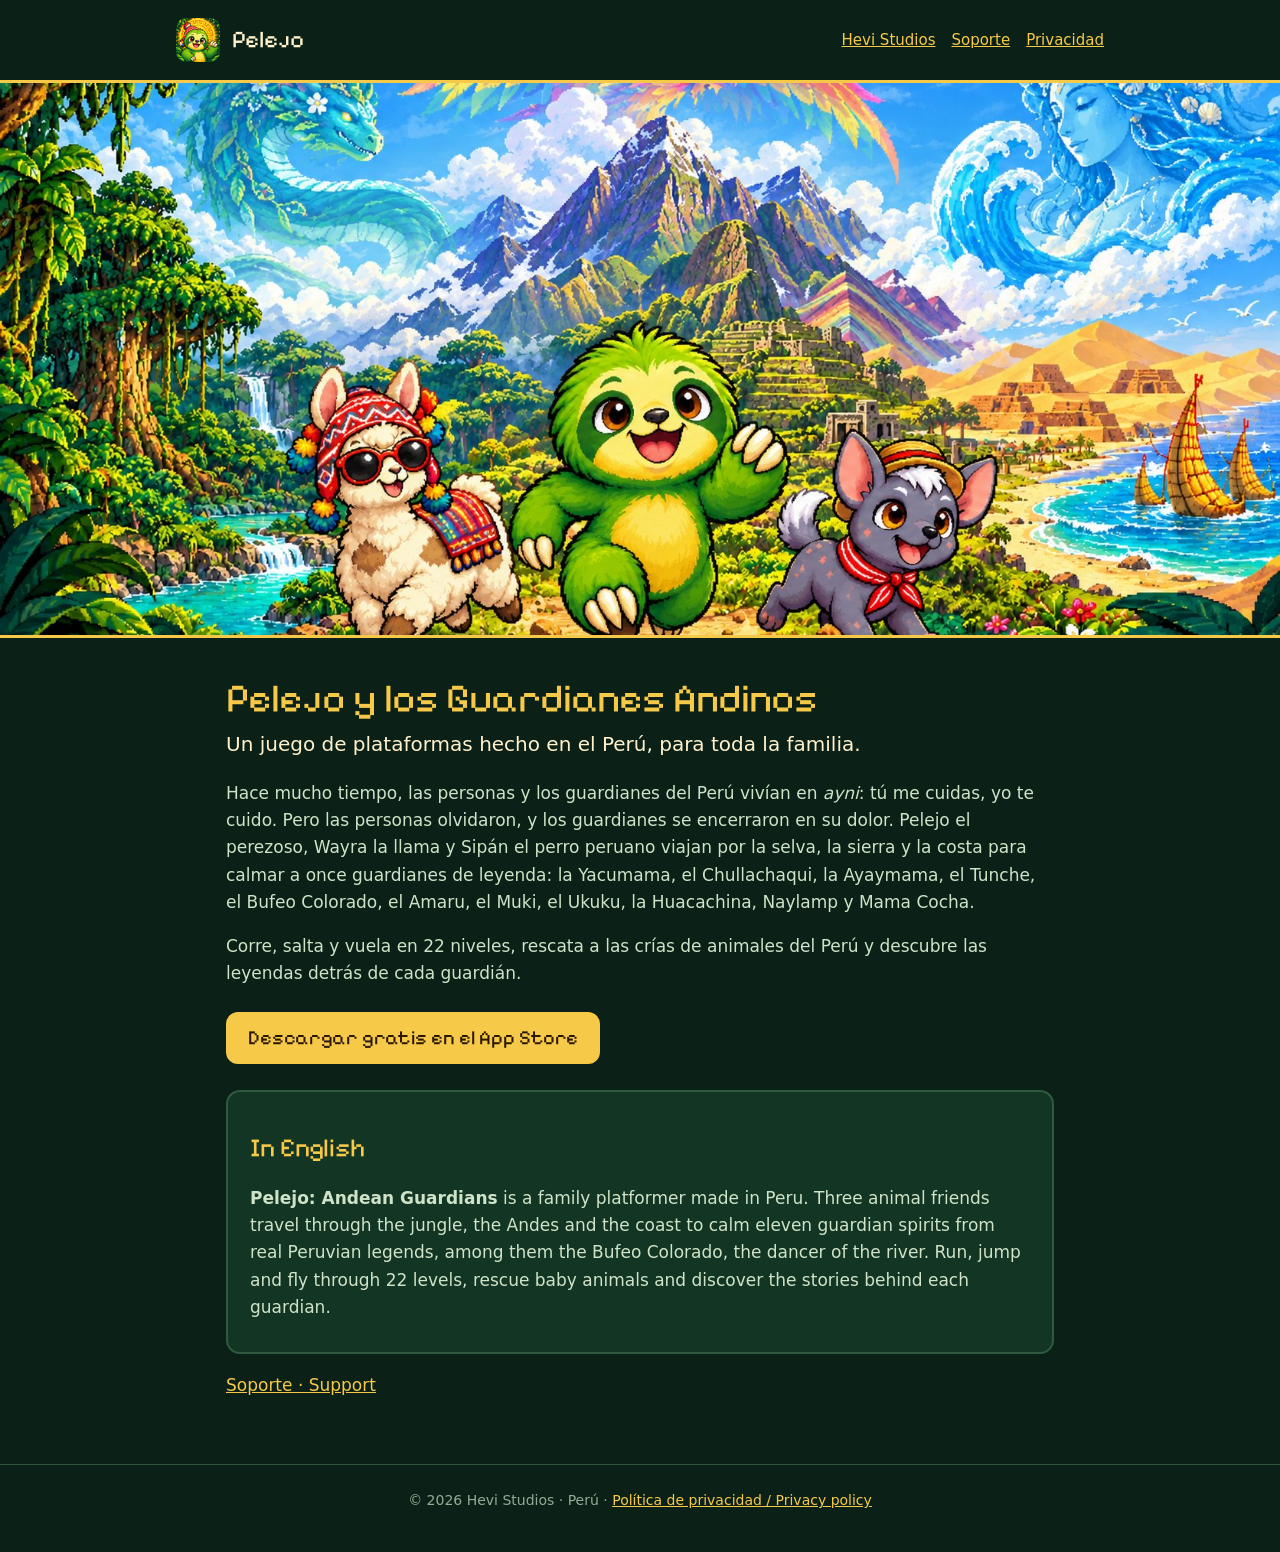
<file: pelejo.html>
<!doctype html>
<html lang="es">
<head>
<meta charset="utf-8">
<meta name="viewport" content="width=device-width, initial-scale=1">
<title>Pelejo y los Guardianes Andinos · Hevi Studios</title>
<meta name="description" content="Hevi Studios: juegos hechos en el Perú. Pelejo y los Guardianes Andinos.">
<link rel="icon" href="favicon.png">
<link rel="apple-touch-icon" href="apple-touch-icon.png">
<link rel="stylesheet" href="estilo.css">
</head>
<body>
<header>
  <img src="img/icono.png" alt="">
  <a class="marca" href="pelejo.html">Pelejo</a>
  <nav><a href="./">Hevi Studios</a><a href="./#soporte">Soporte</a><a href="privacidad.html">Privacidad</a></nav>
</header>
<img class="hero" src="img/portada.jpg" alt="Pelejo, Wayra y Sipán corriendo por la selva, la sierra y la costa del Perú">
<main>
  <h1 id="pelejo">Pelejo y los Guardianes Andinos</h1>
  <p class="sub">Un juego de plataformas hecho en el Perú, para toda la familia.</p>
  <p>Hace mucho tiempo, las personas y los guardianes del Perú vivían en <em>ayni</em>: tú me cuidas, yo te cuido. Pero las personas olvidaron, y los guardianes se encerraron en su dolor. Pelejo el perezoso, Wayra la llama y Sipán el perro peruano viajan por la selva, la sierra y la costa para calmar a once guardianes de leyenda: la Yacumama, el Chullachaqui, la Ayaymama, el Tunche, el Bufeo Colorado, el Amaru, el Muki, el Ukuku, la Huacachina, Naylamp y Mama Cocha.</p>
  <p>Corre, salta y vuela en 22 niveles, rescata a las crías de animales del Perú y descubre las leyendas detrás de cada guardián.</p>
  <p><a class="boton" href="https://apps.apple.com/app/pelejo-guardianes-andinos/id6818845418">Descargar gratis en el App Store</a></p>

  <div class="caja" lang="en">
    <h2>In English</h2>
    <p><strong>Pelejo: Andean Guardians</strong> is a family platformer made in Peru. Three animal friends travel through the jungle, the Andes and the coast to calm eleven guardian spirits from real Peruvian legends, among them the Bufeo Colorado, the dancer of the river. Run, jump and fly through 22 levels, rescue baby animals and discover the stories behind each guardian.</p>
  </div>

  <p><a href="./#soporte">Soporte · Support</a></p>
</main>
<footer>© 2026 Hevi Studios · Perú · <a href="privacidad.html">Política de privacidad / Privacy policy</a></footer>
</body>
</html>
</file>
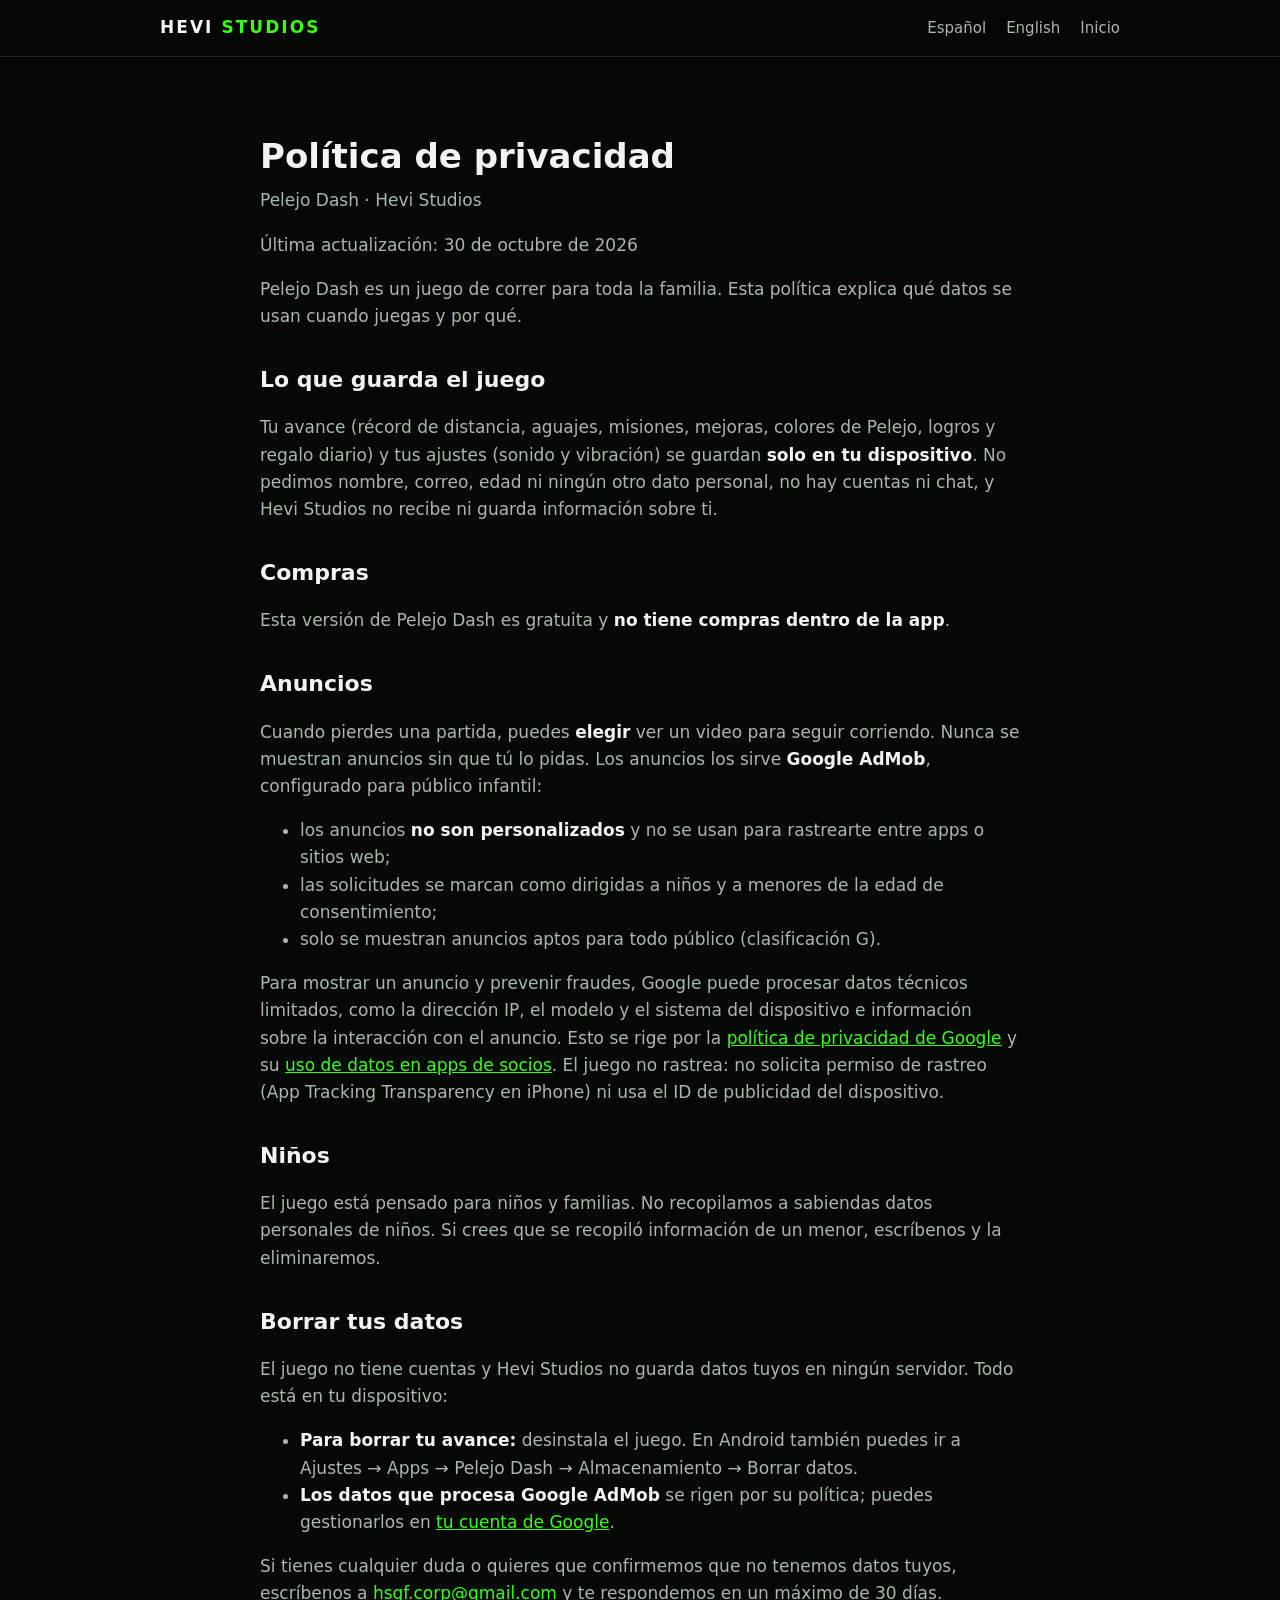
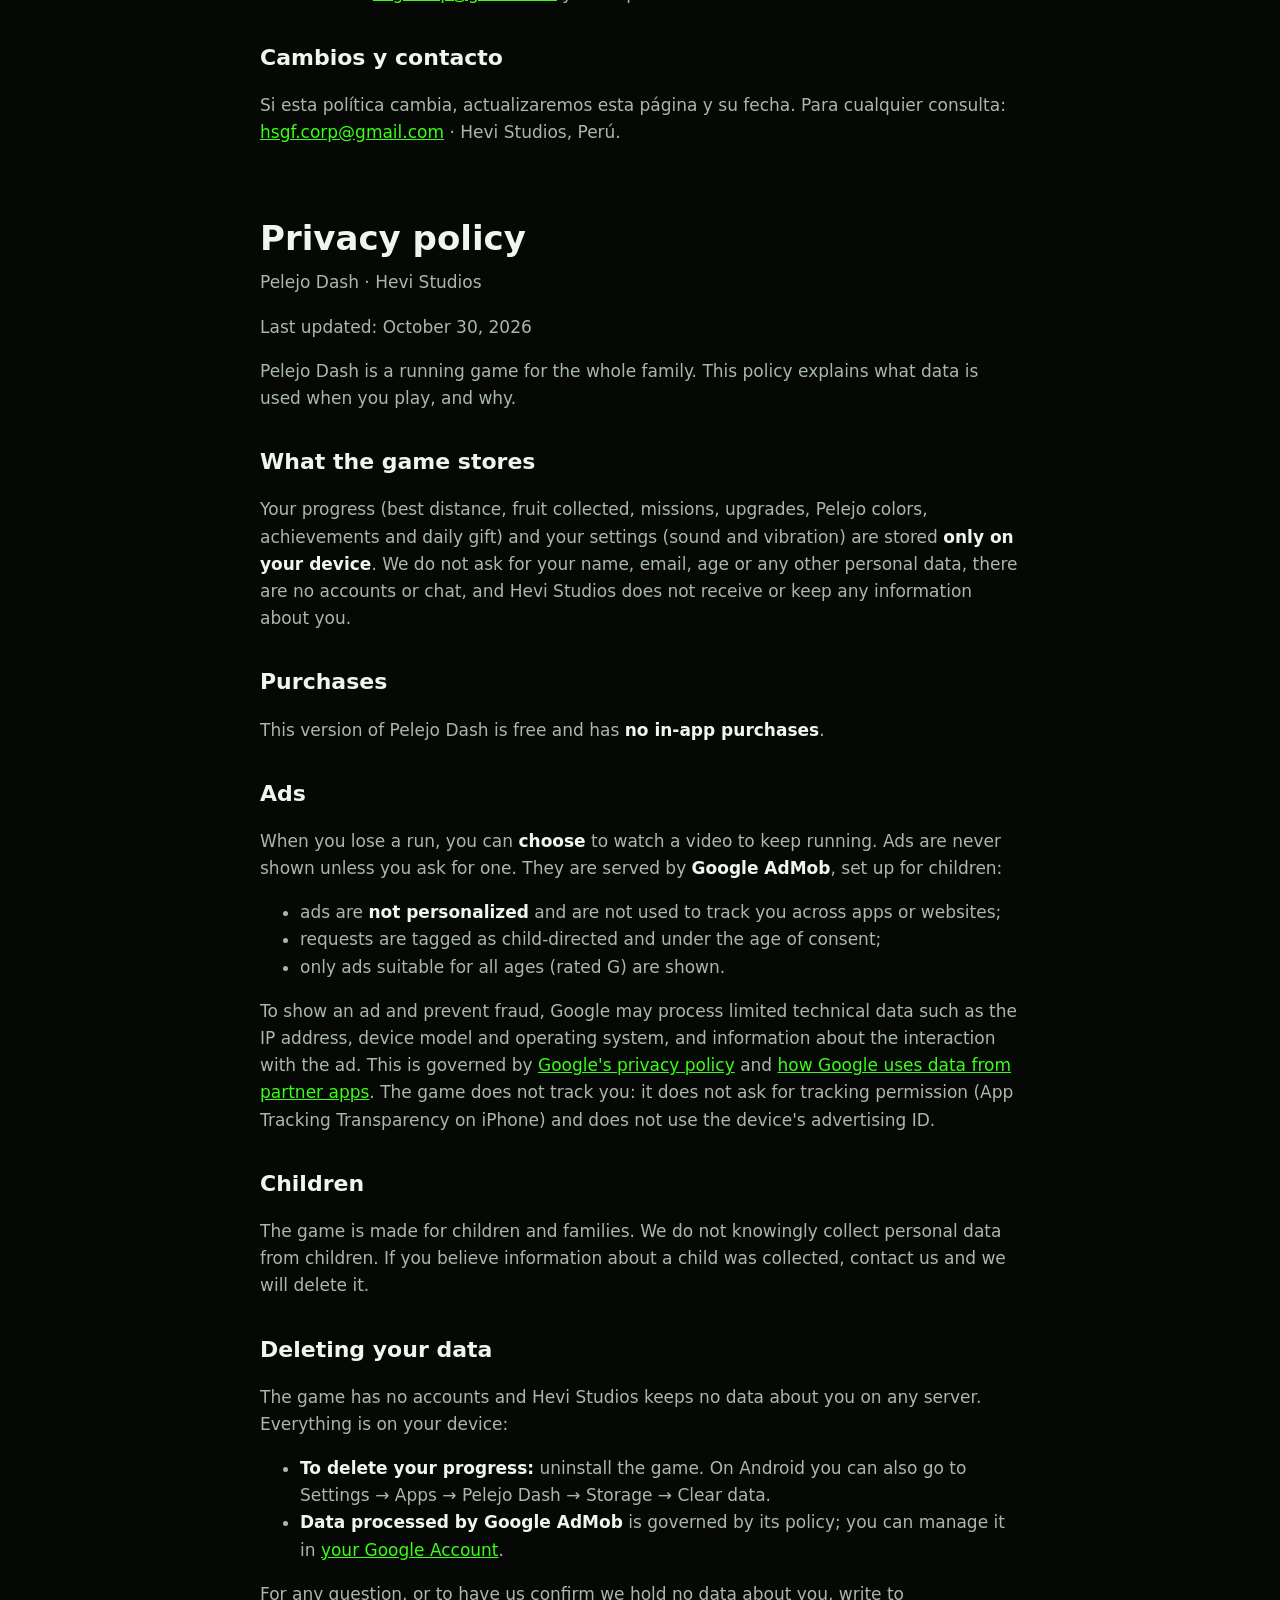
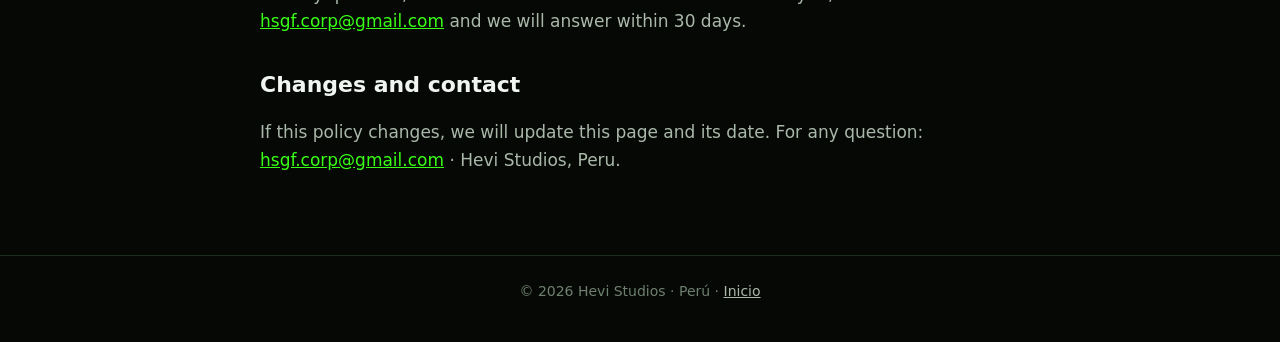
<file: pelejodash-privacidad.html>
<!doctype html>
<html lang="es">
<head>
<meta charset="utf-8">
<meta name="viewport" content="width=device-width, initial-scale=1">
<title>Política de privacidad · Pelejo Dash</title>
<meta name="description" content="Política de privacidad de Pelejo Dash (Hevi Studios).">
<link rel="icon" href="favicon.png">
<link rel="apple-touch-icon" href="apple-touch-icon.png">
<link rel="stylesheet" href="studio.css">
</head>
<body>
<header><div class="wrap">
  <a class="marca" href="./">HEVI <b>STUDIOS</b></a>
  <nav><a href="#es">Español</a><a href="#en">English</a><a href="./">Inicio</a></nav>
</div></header>
<main class="wrap doc">
  <section id="es">
  <h1>Política de privacidad</h1>
  <p class="sub">Pelejo Dash · Hevi Studios</p>
  <p>Última actualización: 30 de octubre de 2026</p>

  <p>Pelejo Dash es un juego de correr para toda la familia. Esta política explica qué datos se usan cuando juegas y por qué.</p>

  <h2>Lo que guarda el juego</h2>
  <p>Tu avance (récord de distancia, aguajes, misiones, mejoras, colores de Pelejo, logros y regalo diario) y tus ajustes (sonido y vibración) se guardan <strong>solo en tu dispositivo</strong>. No pedimos nombre, correo, edad ni ningún otro dato personal, no hay cuentas ni chat, y Hevi Studios no recibe ni guarda información sobre ti.</p>

  <h2>Compras</h2>
  <p>Esta versión de Pelejo Dash es gratuita y <strong>no tiene compras dentro de la app</strong>.</p>

  <h2>Anuncios</h2>
  <p>Cuando pierdes una partida, puedes <strong>elegir</strong> ver un video para seguir corriendo. Nunca se muestran anuncios sin que tú lo pidas. Los anuncios los sirve <strong>Google AdMob</strong>, configurado para público infantil:</p>
  <ul>
    <li>los anuncios <strong>no son personalizados</strong> y no se usan para rastrearte entre apps o sitios web;</li>
    <li>las solicitudes se marcan como dirigidas a niños y a menores de la edad de consentimiento;</li>
    <li>solo se muestran anuncios aptos para todo público (clasificación G).</li>
  </ul>
  <p>Para mostrar un anuncio y prevenir fraudes, Google puede procesar datos técnicos limitados, como la dirección IP, el modelo y el sistema del dispositivo e información sobre la interacción con el anuncio. Esto se rige por la <a href="https://policies.google.com/privacy">política de privacidad de Google</a> y su <a href="https://policies.google.com/technologies/partner-sites">uso de datos en apps de socios</a>. El juego no rastrea: no solicita permiso de rastreo (App Tracking Transparency en iPhone) ni usa el ID de publicidad del dispositivo.</p>

  <h2>Niños</h2>
  <p>El juego está pensado para niños y familias. No recopilamos a sabiendas datos personales de niños. Si crees que se recopiló información de un menor, escríbenos y la eliminaremos.</p>

  <h2 id="borrar">Borrar tus datos</h2>
  <p>El juego no tiene cuentas y Hevi Studios no guarda datos tuyos en ningún servidor. Todo está en tu dispositivo:</p>
  <ul>
    <li><strong>Para borrar tu avance:</strong> desinstala el juego. En Android también puedes ir a Ajustes → Apps → Pelejo Dash → Almacenamiento → Borrar datos.</li>
    <li><strong>Los datos que procesa Google AdMob</strong> se rigen por su política; puedes gestionarlos en <a href="https://myaccount.google.com/data-and-privacy">tu cuenta de Google</a>.</li>
  </ul>
  <p>Si tienes cualquier duda o quieres que confirmemos que no tenemos datos tuyos, escríbenos a <a href="mailto:hsgf.corp@gmail.com?subject=Borrar%20mis%20datos%20-%20Pelejo%20Dash">hsgf.corp@gmail.com</a> y te respondemos en un máximo de 30 días.</p>

  <h2>Cambios y contacto</h2>
  <p>Si esta política cambia, actualizaremos esta página y su fecha. Para cualquier consulta: <a href="mailto:hsgf.corp@gmail.com">hsgf.corp@gmail.com</a> · Hevi Studios, Perú.</p>
  </section>

  <section id="en" lang="en">
  <h1>Privacy policy</h1>
  <p class="sub">Pelejo Dash · Hevi Studios</p>
  <p>Last updated: October 30, 2026</p>

  <p>Pelejo Dash is a running game for the whole family. This policy explains what data is used when you play, and why.</p>

  <h2>What the game stores</h2>
  <p>Your progress (best distance, fruit collected, missions, upgrades, Pelejo colors, achievements and daily gift) and your settings (sound and vibration) are stored <strong>only on your device</strong>. We do not ask for your name, email, age or any other personal data, there are no accounts or chat, and Hevi Studios does not receive or keep any information about you.</p>

  <h2>Purchases</h2>
  <p>This version of Pelejo Dash is free and has <strong>no in-app purchases</strong>.</p>

  <h2>Ads</h2>
  <p>When you lose a run, you can <strong>choose</strong> to watch a video to keep running. Ads are never shown unless you ask for one. They are served by <strong>Google AdMob</strong>, set up for children:</p>
  <ul>
    <li>ads are <strong>not personalized</strong> and are not used to track you across apps or websites;</li>
    <li>requests are tagged as child-directed and under the age of consent;</li>
    <li>only ads suitable for all ages (rated G) are shown.</li>
  </ul>
  <p>To show an ad and prevent fraud, Google may process limited technical data such as the IP address, device model and operating system, and information about the interaction with the ad. This is governed by <a href="https://policies.google.com/privacy">Google's privacy policy</a> and <a href="https://policies.google.com/technologies/partner-sites">how Google uses data from partner apps</a>. The game does not track you: it does not ask for tracking permission (App Tracking Transparency on iPhone) and does not use the device's advertising ID.</p>

  <h2>Children</h2>
  <p>The game is made for children and families. We do not knowingly collect personal data from children. If you believe information about a child was collected, contact us and we will delete it.</p>

  <h2 id="delete">Deleting your data</h2>
  <p>The game has no accounts and Hevi Studios keeps no data about you on any server. Everything is on your device:</p>
  <ul>
    <li><strong>To delete your progress:</strong> uninstall the game. On Android you can also go to Settings → Apps → Pelejo Dash → Storage → Clear data.</li>
    <li><strong>Data processed by Google AdMob</strong> is governed by its policy; you can manage it in <a href="https://myaccount.google.com/data-and-privacy">your Google Account</a>.</li>
  </ul>
  <p>For any question, or to have us confirm we hold no data about you, write to <a href="mailto:hsgf.corp@gmail.com?subject=Delete%20my%20data%20-%20Pelejo%20Dash">hsgf.corp@gmail.com</a> and we will answer within 30 days.</p>

  <h2>Changes and contact</h2>
  <p>If this policy changes, we will update this page and its date. For any question: <a href="mailto:hsgf.corp@gmail.com">hsgf.corp@gmail.com</a> · Hevi Studios, Peru.</p>
  </section>
</main>
<footer>© 2026 Hevi Studios · Perú · <a href="./">Inicio</a></footer>
</body>
</html>
</file>
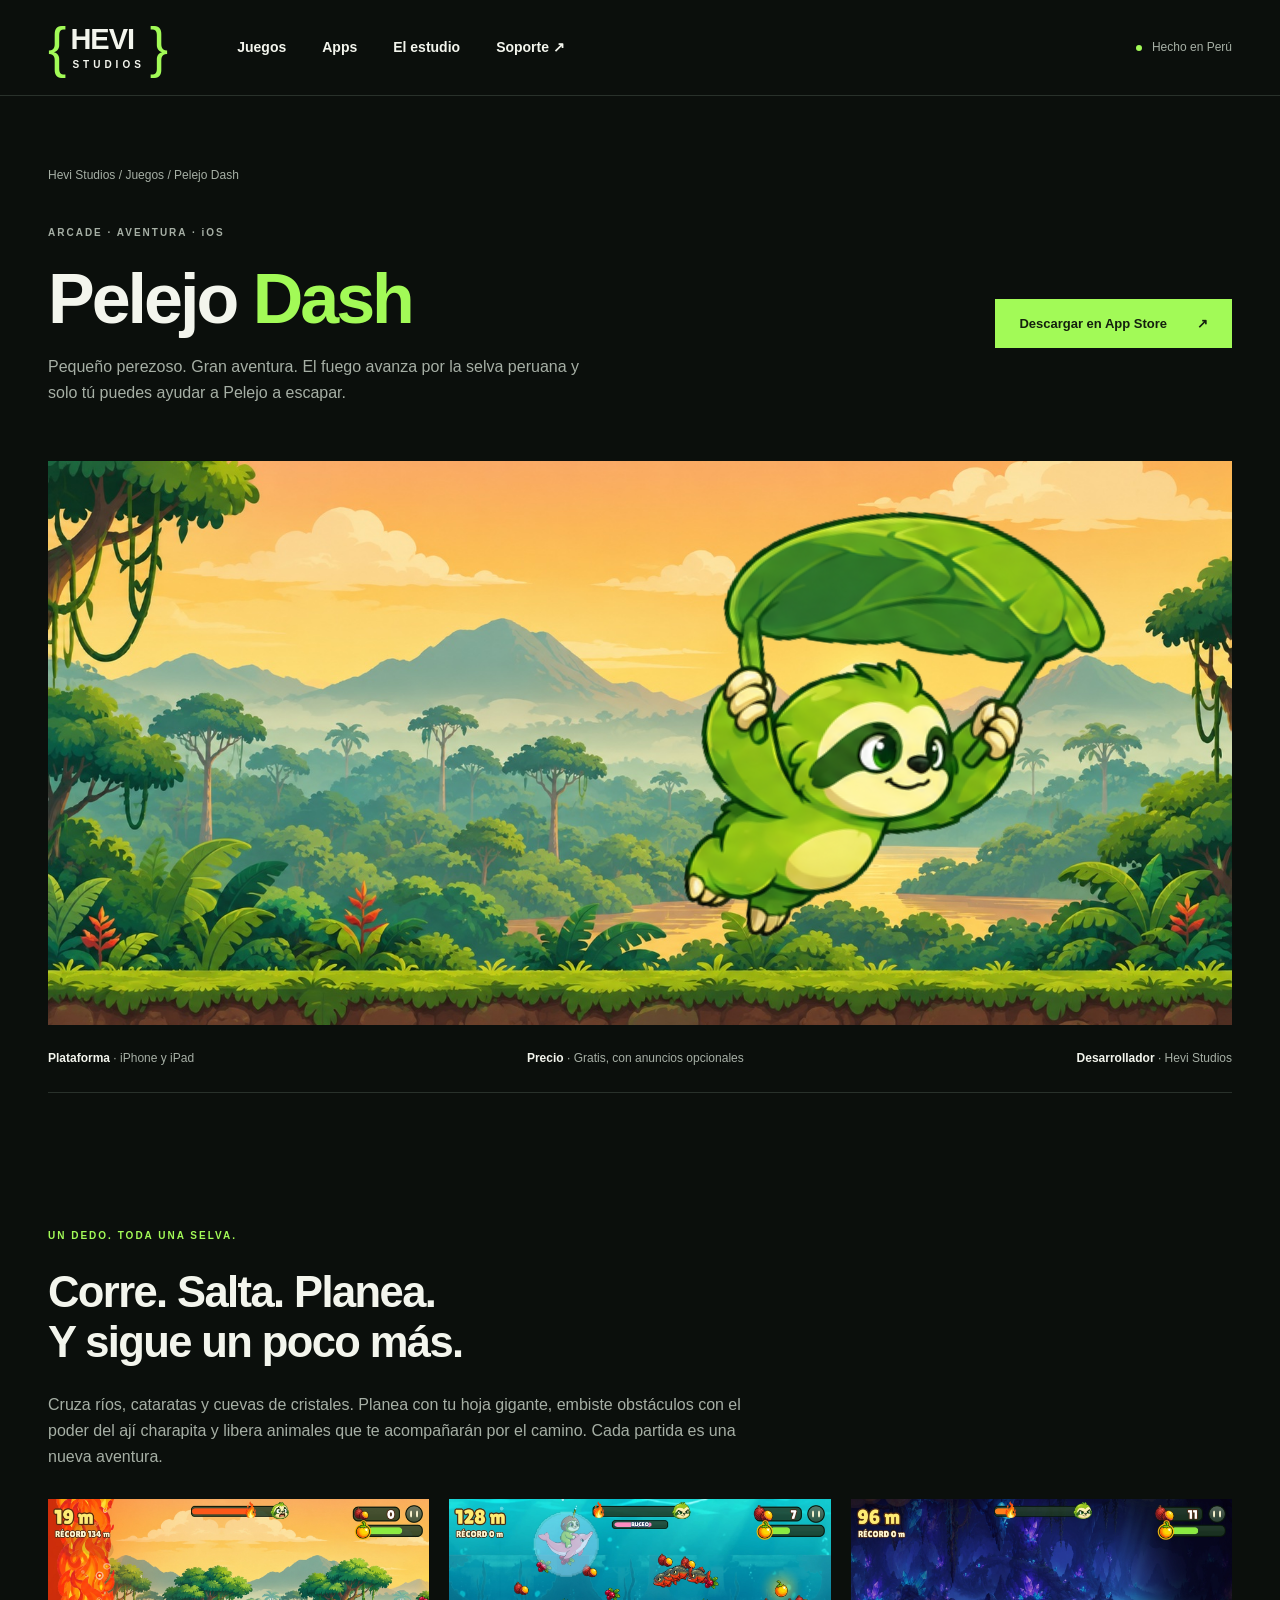
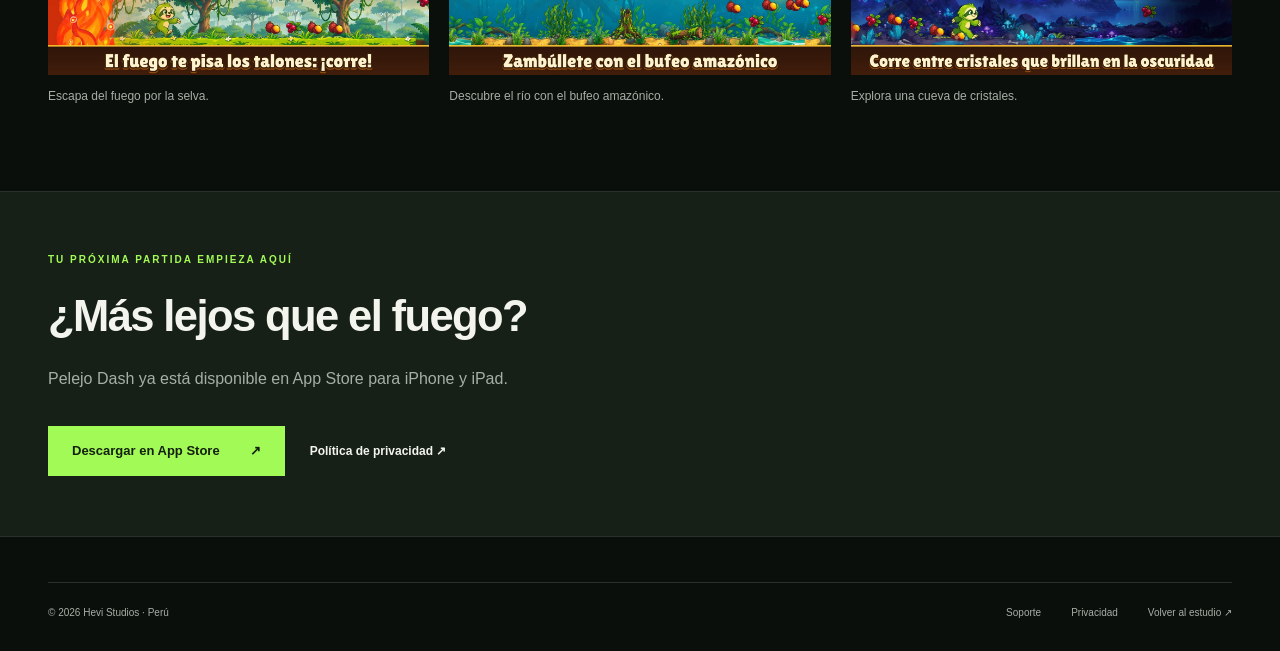
<file: pelejodash.html>
<!doctype html><html lang="es"><head><meta charset="utf-8"><meta name="viewport" content="width=device-width,initial-scale=1"><title>Pelejo Dash — Hevi Studios</title><meta name="description" content="Corre, salta y planea por la selva peruana con Pelejo. Descubre Pelejo Dash, el juego de Hevi Studios para iPhone y iPad."><meta name="theme-color" content="#0b0f0c"><link rel="icon" href="favicon.png"><link rel="stylesheet" href="home.css"></head><body>
<a class="skip" href="#contenido">Saltar al contenido</a><header class="site-header"><div class="container header-inner"><a class="brand" href="index.html" aria-label="Hevi Studios, inicio"><span class="bracket">{</span><span>HEVI<span class="brand-sub">STUDIOS</span></span><span class="bracket">}</span></a><nav aria-label="Navegación principal"><a href="index.html#juegos">Juegos</a><a href="index.html#apps">Apps</a><a href="index.html#nosotros">El estudio</a><a href="index.html#soporte">Soporte ↗</a></nav><span class="made-in"><i></i> Hecho en Perú</span></div></header>
<main id="contenido"><section class="container detail-hero"><div class="breadcrumbs"><a href="index.html">Hevi Studios</a> / <a href="index.html#juegos">Juegos</a> / Pelejo Dash</div><div class="detail-heading"><div><p class="eyebrow green">ARCADE · AVENTURA · iOS</p><h1>Pelejo <span>Dash</span></h1><p>Pequeño perezoso. Gran aventura. El fuego avanza por la selva peruana y solo tú puedes ayudar a Pelejo a escapar.</p></div><a class="button primary dash-download" href="https://apps.apple.com/pe/app/pelejo-dash/id6825958730">Descargar en App Store <span aria-hidden="true">↗</span></a></div><div class="detail-banner"><img src="img/dash-pelejo.png" alt="Pelejo vuela con una hoja sobre la selva peruana" width="255" height="291"></div><div class="detail-facts"><span><strong>Plataforma</strong> · iPhone y iPad</span><span><strong>Precio</strong> · Gratis, con anuncios opcionales</span><span><strong>Desarrollador</strong> · Hevi Studios</span></div></section>
<section class="container section"><p class="eyebrow green">UN DEDO. TODA UNA SELVA.</p><h2>Corre. Salta. Planea.<br>Y sigue un poco más.</h2><p class="detail-copy">Cruza ríos, cataratas y cuevas de cristales. Planea con tu hoja gigante, embiste obstáculos con el poder del ají charapita y libera animales que te acompañarán por el camino. Cada partida es una nueva aventura.</p><div class="gallery"><figure><img src="img/dash-selva.jpg" alt="Pelejo corre por la selva con el fuego detrás" loading="lazy" width="1400" height="644"><figcaption>Escapa del fuego por la selva.</figcaption></figure><figure><img src="img/dash-rio.jpg" alt="Pelejo bucea acompañado del bufeo amazónico" loading="lazy" width="1400" height="644"><figcaption>Descubre el río con el bufeo amazónico.</figcaption></figure><figure><img src="img/dash-cueva.jpg" alt="La cueva de cristales de Pelejo Dash" loading="lazy" width="1400" height="644"><figcaption>Explora una cueva de cristales.</figcaption></figure></div></section>
<section class="support-section" id="descargar"><div class="container"><p class="eyebrow green">TU PRÓXIMA PARTIDA EMPIEZA AQUÍ</p><h2>¿Más lejos que el fuego?</h2><p class="detail-copy">Pelejo Dash ya está disponible en App Store para iPhone y iPad.</p><div class="detail-cta"><a class="button primary dash-store" href="https://apps.apple.com/pe/app/pelejo-dash/id6825958730">Descargar en App Store <span aria-hidden="true">↗</span></a><a class="text-link" href="pelejodash-privacidad.html">Política de privacidad ↗</a></div></div></section></main><footer class="site-footer"><div class="container footer-bottom"><span>© 2026 Hevi Studios · Perú</span><a href="index.html#soporte">Soporte</a><a href="privacidad.html">Privacidad</a><a href="index.html">Volver al estudio ↗</a></div></footer></body></html>
</file>
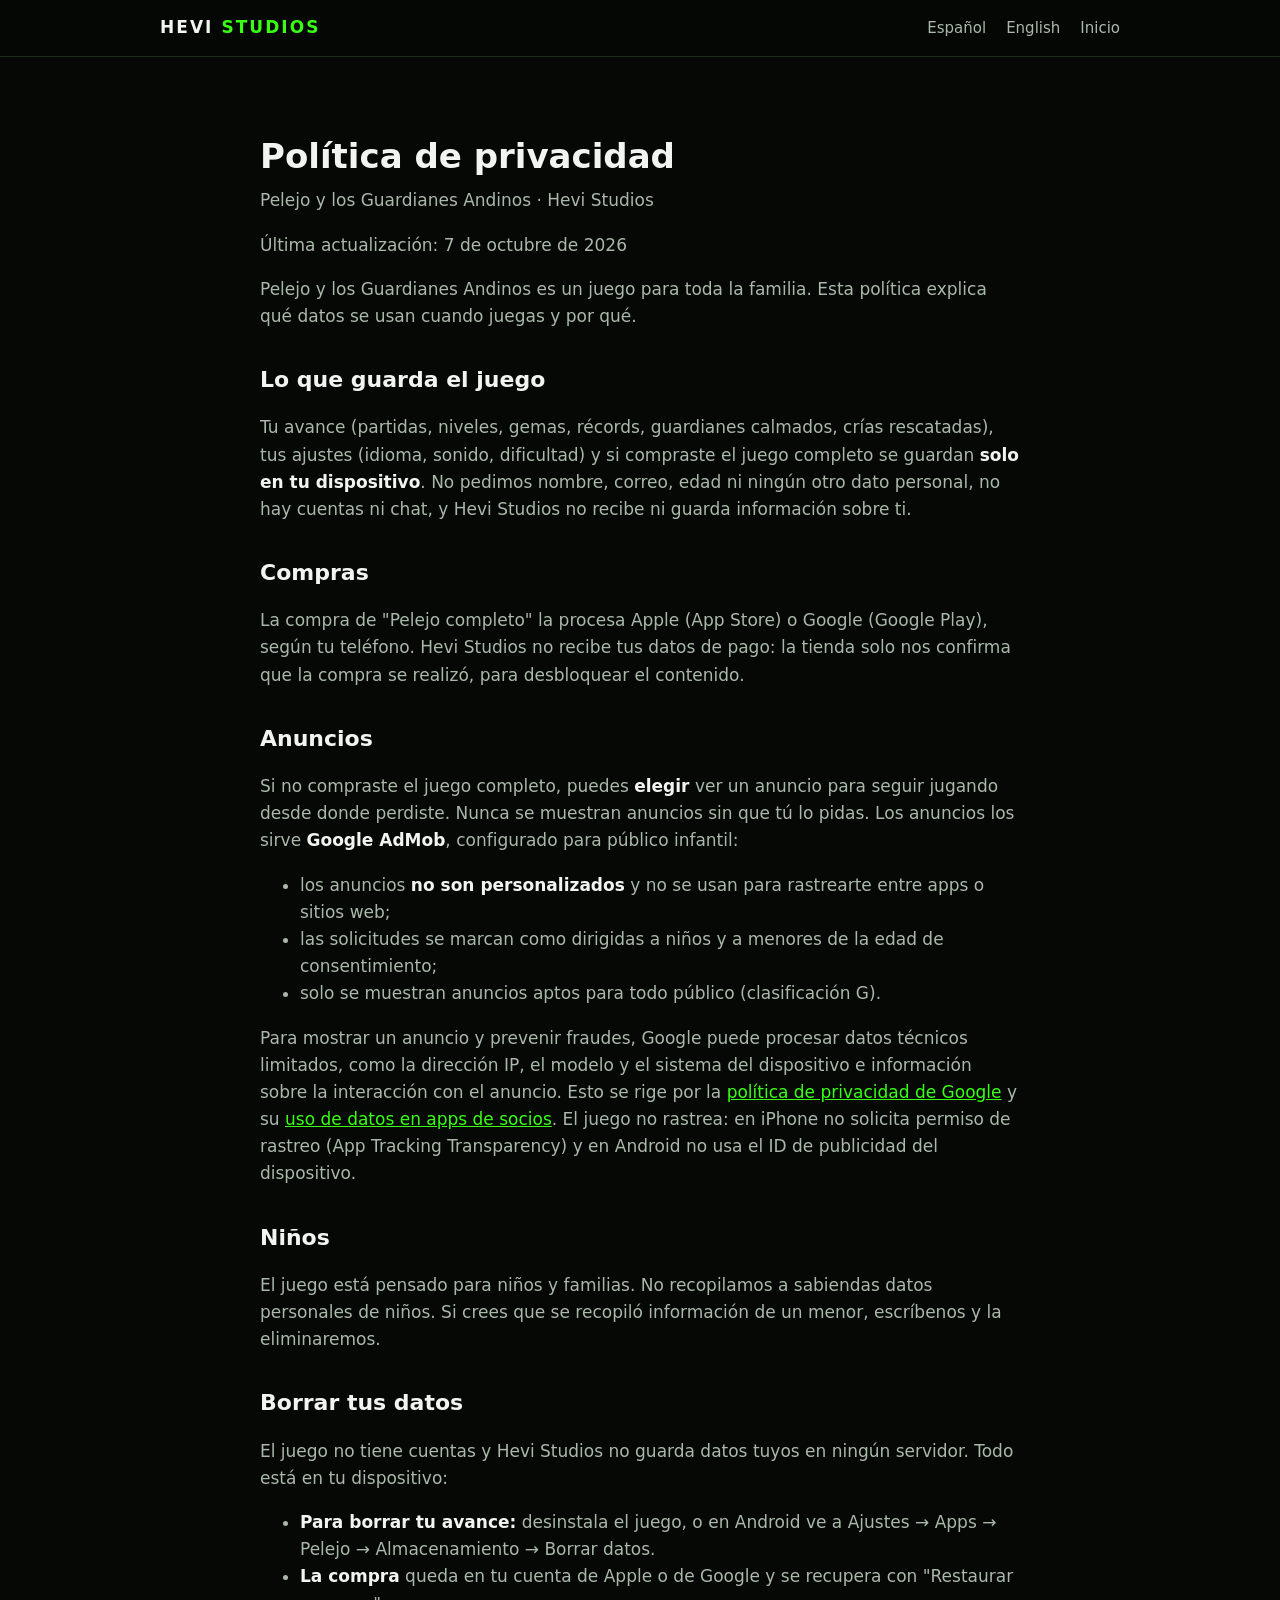
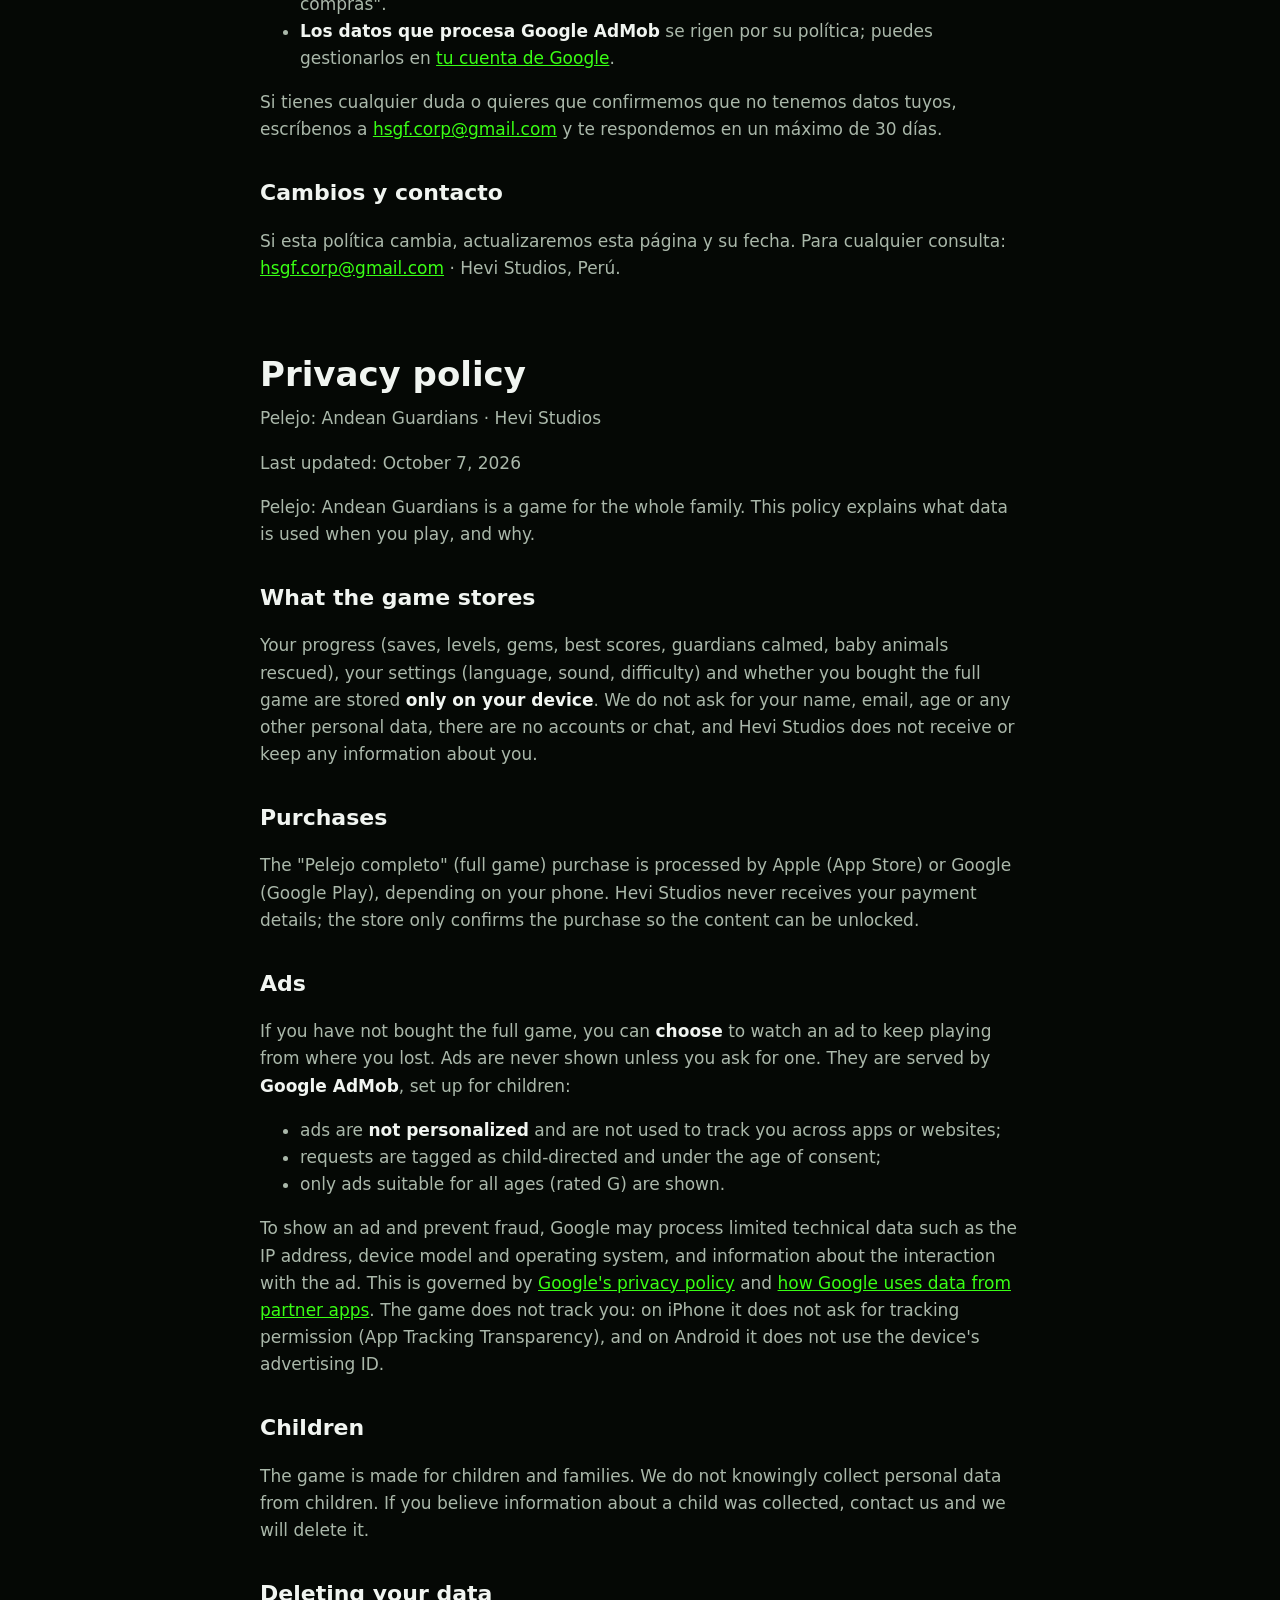
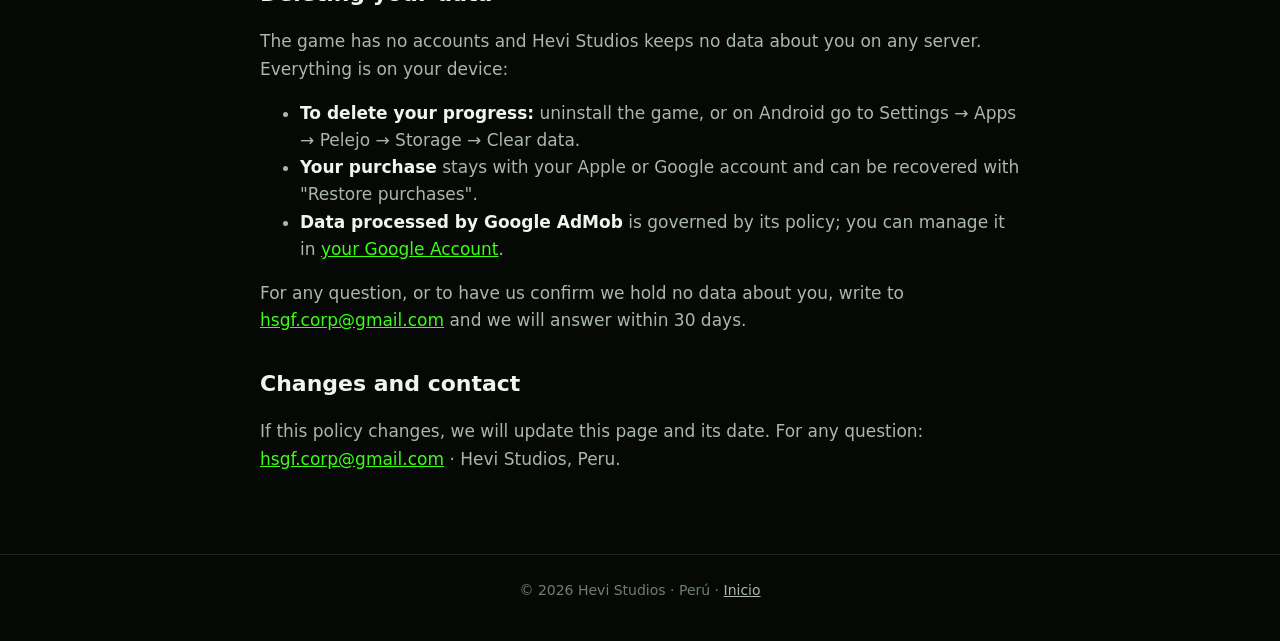
<file: privacidad.html>
<!doctype html>
<html lang="es">
<head>
<meta charset="utf-8">
<meta name="viewport" content="width=device-width, initial-scale=1">
<title>Política de privacidad</title>
<meta name="description" content="Política de privacidad de Pelejo y los Guardianes Andinos (Hevi Studios).">
<link rel="icon" href="favicon.png">
<link rel="apple-touch-icon" href="apple-touch-icon.png">
<link rel="stylesheet" href="studio.css">
</head>
<body>
<header><div class="wrap">
  <a class="marca" href="./">HEVI <b>STUDIOS</b></a>
  <nav><a href="#es">Español</a><a href="#en">English</a><a href="./">Inicio</a></nav>
</div></header>
<main class="wrap doc">
  <section id="es">
  <h1>Política de privacidad</h1>
  <p class="sub">Pelejo y los Guardianes Andinos · Hevi Studios</p>
  <p>Última actualización: 7 de octubre de 2026</p>

  <p>Pelejo y los Guardianes Andinos es un juego para toda la familia. Esta política explica qué datos se usan cuando juegas y por qué.</p>

  <h2>Lo que guarda el juego</h2>
  <p>Tu avance (partidas, niveles, gemas, récords, guardianes calmados, crías rescatadas), tus ajustes (idioma, sonido, dificultad) y si compraste el juego completo se guardan <strong>solo en tu dispositivo</strong>. No pedimos nombre, correo, edad ni ningún otro dato personal, no hay cuentas ni chat, y Hevi Studios no recibe ni guarda información sobre ti.</p>

  <h2>Compras</h2>
  <p>La compra de "Pelejo completo" la procesa Apple (App Store) o Google (Google Play), según tu teléfono. Hevi Studios no recibe tus datos de pago: la tienda solo nos confirma que la compra se realizó, para desbloquear el contenido.</p>

  <h2>Anuncios</h2>
  <p>Si no compraste el juego completo, puedes <strong>elegir</strong> ver un anuncio para seguir jugando desde donde perdiste. Nunca se muestran anuncios sin que tú lo pidas. Los anuncios los sirve <strong>Google AdMob</strong>, configurado para público infantil:</p>
  <ul>
    <li>los anuncios <strong>no son personalizados</strong> y no se usan para rastrearte entre apps o sitios web;</li>
    <li>las solicitudes se marcan como dirigidas a niños y a menores de la edad de consentimiento;</li>
    <li>solo se muestran anuncios aptos para todo público (clasificación G).</li>
  </ul>
  <p>Para mostrar un anuncio y prevenir fraudes, Google puede procesar datos técnicos limitados, como la dirección IP, el modelo y el sistema del dispositivo e información sobre la interacción con el anuncio. Esto se rige por la <a href="https://policies.google.com/privacy">política de privacidad de Google</a> y su <a href="https://policies.google.com/technologies/partner-sites">uso de datos en apps de socios</a>. El juego no rastrea: en iPhone no solicita permiso de rastreo (App Tracking Transparency) y en Android no usa el ID de publicidad del dispositivo.</p>

  <h2>Niños</h2>
  <p>El juego está pensado para niños y familias. No recopilamos a sabiendas datos personales de niños. Si crees que se recopiló información de un menor, escríbenos y la eliminaremos.</p>

  <h2 id="borrar">Borrar tus datos</h2>
  <p>El juego no tiene cuentas y Hevi Studios no guarda datos tuyos en ningún servidor. Todo está en tu dispositivo:</p>
  <ul>
    <li><strong>Para borrar tu avance:</strong> desinstala el juego, o en Android ve a Ajustes → Apps → Pelejo → Almacenamiento → Borrar datos.</li>
    <li><strong>La compra</strong> queda en tu cuenta de Apple o de Google y se recupera con "Restaurar compras".</li>
    <li><strong>Los datos que procesa Google AdMob</strong> se rigen por su política; puedes gestionarlos en <a href="https://myaccount.google.com/data-and-privacy">tu cuenta de Google</a>.</li>
  </ul>
  <p>Si tienes cualquier duda o quieres que confirmemos que no tenemos datos tuyos, escríbenos a <a href="mailto:hsgf.corp@gmail.com?subject=Borrar%20mis%20datos%20-%20Pelejo">hsgf.corp@gmail.com</a> y te respondemos en un máximo de 30 días.</p>

  <h2>Cambios y contacto</h2>
  <p>Si esta política cambia, actualizaremos esta página y su fecha. Para cualquier consulta: <a href="mailto:hsgf.corp@gmail.com">hsgf.corp@gmail.com</a> · Hevi Studios, Perú.</p>
  </section>

  <section id="en" lang="en">
  <h1>Privacy policy</h1>
  <p class="sub">Pelejo: Andean Guardians · Hevi Studios</p>
  <p>Last updated: October 7, 2026</p>

  <p>Pelejo: Andean Guardians is a game for the whole family. This policy explains what data is used when you play, and why.</p>

  <h2>What the game stores</h2>
  <p>Your progress (saves, levels, gems, best scores, guardians calmed, baby animals rescued), your settings (language, sound, difficulty) and whether you bought the full game are stored <strong>only on your device</strong>. We do not ask for your name, email, age or any other personal data, there are no accounts or chat, and Hevi Studios does not receive or keep any information about you.</p>

  <h2>Purchases</h2>
  <p>The "Pelejo completo" (full game) purchase is processed by Apple (App Store) or Google (Google Play), depending on your phone. Hevi Studios never receives your payment details; the store only confirms the purchase so the content can be unlocked.</p>

  <h2>Ads</h2>
  <p>If you have not bought the full game, you can <strong>choose</strong> to watch an ad to keep playing from where you lost. Ads are never shown unless you ask for one. They are served by <strong>Google AdMob</strong>, set up for children:</p>
  <ul>
    <li>ads are <strong>not personalized</strong> and are not used to track you across apps or websites;</li>
    <li>requests are tagged as child-directed and under the age of consent;</li>
    <li>only ads suitable for all ages (rated G) are shown.</li>
  </ul>
  <p>To show an ad and prevent fraud, Google may process limited technical data such as the IP address, device model and operating system, and information about the interaction with the ad. This is governed by <a href="https://policies.google.com/privacy">Google's privacy policy</a> and <a href="https://policies.google.com/technologies/partner-sites">how Google uses data from partner apps</a>. The game does not track you: on iPhone it does not ask for tracking permission (App Tracking Transparency), and on Android it does not use the device's advertising ID.</p>

  <h2>Children</h2>
  <p>The game is made for children and families. We do not knowingly collect personal data from children. If you believe information about a child was collected, contact us and we will delete it.</p>

  <h2 id="delete">Deleting your data</h2>
  <p>The game has no accounts and Hevi Studios keeps no data about you on any server. Everything is on your device:</p>
  <ul>
    <li><strong>To delete your progress:</strong> uninstall the game, or on Android go to Settings → Apps → Pelejo → Storage → Clear data.</li>
    <li><strong>Your purchase</strong> stays with your Apple or Google account and can be recovered with "Restore purchases".</li>
    <li><strong>Data processed by Google AdMob</strong> is governed by its policy; you can manage it in <a href="https://myaccount.google.com/data-and-privacy">your Google Account</a>.</li>
  </ul>
  <p>For any question, or to have us confirm we hold no data about you, write to <a href="mailto:hsgf.corp@gmail.com?subject=Delete%20my%20data%20-%20Pelejo">hsgf.corp@gmail.com</a> and we will answer within 30 days.</p>

  <h2>Changes and contact</h2>
  <p>If this policy changes, we will update this page and its date. For any question: <a href="mailto:hsgf.corp@gmail.com">hsgf.corp@gmail.com</a> · Hevi Studios, Peru.</p>
  </section>
</main>
<footer>© 2026 Hevi Studios · Perú · <a href="./">Inicio</a></footer>
</body>
</html>
</file>
<file: home.css>
:root{--bg:#0b0f0c;--panel:#121813;--line:#29312b;--text:#f3f5ed;--muted:#a6afa5;--green:#a2fa57;--container:1240px;color-scheme:dark}*{box-sizing:border-box}html{scroll-behavior:smooth;scroll-padding-top:100px}body{margin:0;background:var(--bg);color:var(--text);font-family:Arial,Helvetica,sans-serif;font-size:16px;line-height:1.6}a{color:inherit;text-decoration:none}button{font:inherit}img{display:block;max-width:100%}button,a,summary{-webkit-tap-highlight-color:transparent}a:focus-visible,button:focus-visible,summary:focus-visible{outline:3px solid var(--green);outline-offset:6px}.container{width:min(var(--container),calc(100% - 96px));margin-inline:auto}.green{color:var(--green)}.skip{position:fixed;z-index:30;top:-90px;left:20px;background:var(--green);color:var(--bg);padding:12px}.skip:focus{top:12px}.site-header{height:96px;position:relative;z-index:10;background:var(--bg);border-bottom:1px solid var(--line)}.header-inner{height:100%;display:flex;align-items:center;gap:70px}.brand{display:inline-flex;align-items:center;gap:5px;font-size:29px;line-height:.9;font-weight:900;letter-spacing:-1px;flex-shrink:0}.bracket{font-size:55px;font-weight:500;color:var(--green);line-height:1}.brand-sub{display:block;font-size:10px;letter-spacing:4px;margin-top:7px;margin-left:2px}.header-inner nav{display:flex;align-items:center;gap:36px;font-size:14px;font-weight:600}.header-inner nav a{padding-block:18px}.header-inner nav a:hover,.text-link:hover,.site-footer a:hover{color:var(--green)}.made-in{margin-left:auto;color:var(--muted);font-size:12px;white-space:nowrap;display:flex;gap:10px;align-items:center}.made-in i,.live-dot{display:inline-block;width:6px;height:6px;background:var(--green);border-radius:50%}.featured{position:relative;isolation:isolate;min-height:670px;overflow:hidden;background:#263c26}.hero-art,.hero-shade{position:absolute;inset:0;z-index:-1}.hero-art{background:url('img/dash-landscape.jpg') center 58%/cover no-repeat;transition:opacity .3s}.hero-shade{background:linear-gradient(90deg,rgba(5,16,11,.96),rgba(5,16,11,.8) 30%,rgba(5,16,11,.08) 76%),linear-gradient(0deg,rgba(5,16,11,.98),transparent 40%)}.hero-inner{position:relative;min-height:570px;display:flex;align-items:center}.hero-copy{padding-top:34px;padding-bottom:35px;position:relative;z-index:2;max-width:560px}.eyebrow{display:flex;align-items:center;gap:10px;font-size:10px;letter-spacing:2px;font-weight:700;margin:0 0 23px;line-height:1.6}.hero-copy .eyebrow{color:var(--green)}h1{font-size:clamp(64px,7.5vw,112px);font-weight:900;letter-spacing:-5px;line-height:.87;margin:0 0 24px}h1 span{color:var(--green)}.hero-tagline{font-size:22px;font-weight:700;line-height:1.3;margin:0 0 14px}.hero-description{font-size:15px;color:#c8d2c1;max-width:360px;line-height:1.75;margin:0}.hero-actions{display:flex;align-items:center;gap:24px;margin-top:28px}.button{display:inline-flex;justify-content:center;gap:30px;align-items:center;padding:14px 23px;font-size:13px;font-weight:700;border:1px solid transparent;transition:background .2s,transform .2s;line-height:1.5}.button:hover{transform:translateY(-2px)}.primary{background:var(--green);color:#14200e}.primary:hover{background:#baff83}.text-link{font-size:12px;font-weight:700;display:inline-flex;gap:14px;align-items:center}.hero-meta{display:flex;gap:20px;margin-top:26px;font-size:9px;letter-spacing:1px;color:#a7b3a1}.hero-meta span+span{padding-left:20px;border-left:1px solid #71846b}.hero-character{position:absolute;width:330px;height:auto;right:13%;top:72px;filter:drop-shadow(0 25px 20px #192c2650);transform:rotate(8deg)}.featured-bottom{min-height:100px;display:flex;gap:20px;align-items:center;justify-content:space-between;position:relative;z-index:2}.featured-caption{font-size:9px;letter-spacing:1.6px;color:#b2bca9}.featured-caption span{margin:0 14px;color:var(--green)}.hero-switches{display:flex;gap:20px}.hero-switch{border:0;border-top:2px solid #e7f5df35;cursor:pointer;background:transparent;color:#b1bcaa;font-size:11px;padding:18px 0;min-width:150px;text-align:left}.hero-switch span{font-size:9px;color:#93a18b;margin-right:10px}.hero-switch.active{border-color:var(--green);color:#fff}.hero-switch:hover{color:var(--green)}.studio-strip{border-bottom:1px solid var(--line);background:#141b14}.studio-strip>.container{display:flex;align-items:center;justify-content:space-between;gap:16px;padding-block:22px;font-size:9px;letter-spacing:1.5px}.studio-strip>.container>span+span{font-size:12px;letter-spacing:0;color:var(--muted)}.studio-strip .green{font-size:25px;vertical-align:middle;margin-left:25px}.section{padding-block:85px}.section-heading{display:flex;justify-content:space-between;align-items:flex-end;margin-bottom:32px;gap:30px}.section-heading .eyebrow{margin-bottom:10px}.section-heading>p{font-size:13px;color:var(--muted);margin:0;line-height:1.7}h2{font-size:clamp(28px,3.4vw,44px);letter-spacing:-1.6px;line-height:1.15;margin:0;font-weight:800}.games-grid{display:grid;grid-template-columns:repeat(3,minmax(0,1fr));gap:24px}.game-card{min-width:0}.game-cover{position:relative;overflow:hidden;aspect-ratio:1.25;background:#1c2d1f}.game-cover>img:first-child{width:100%;height:100%;object-fit:cover;transition:transform .4s}.game-card:hover .game-cover>img:first-child{transform:scale(1.04)}.cover-badge{position:absolute;top:16px;left:16px;background:var(--green);color:#14200e;font-size:8px;letter-spacing:1px;font-weight:800;padding:5px 10px;z-index:2}.cover-badge.dark{background:#111b14de;color:white}.dash-cover:after{content:'';position:absolute;inset:0;background:linear-gradient(0deg,#092819ba,transparent 70%);pointer-events:none}.game-cover .card-character{position:absolute;right:13%;top:15%;width:42%;height:65%;object-fit:contain;z-index:1;transform:rotate(10deg)}.cover-title{position:absolute;bottom:25px;left:23px;z-index:2;font-size:38px;line-height:.9;letter-spacing:-2px;font-weight:900;text-shadow:0 2px 20px #14351c}.cover-title b{color:var(--green)}.game-info{padding-top:18px}.micro{font-size:9px;letter-spacing:1.3px;font-weight:700;margin:0 0 8px;line-height:1.6}.game-info .micro{display:flex;justify-content:space-between;color:#97a88f}.game-info .micro span{color:var(--muted)}h3{font-size:22px;letter-spacing:-.6px;line-height:1.3;margin:0 0 7px}.game-info h3,.tool h3{display:flex;justify-content:space-between;gap:10px}.game-info h3 span{font-size:19px;color:var(--green)}.game-info>p:last-child{font-size:13px;color:var(--muted);margin:0}.neuro-cover{background:radial-gradient(ellipse at 50% 30%,#652ba7,#201332 70%);display:flex;align-items:center;justify-content:center;flex-direction:column;gap:12px}.game-cover.neuro-cover>img{width:38%;height:auto;aspect-ratio:1;border-radius:25%;position:relative;z-index:1;box-shadow:0 0 60px #a453ff70}.neuro-title{font-size:28px;font-weight:900;letter-spacing:2px;z-index:1;line-height:1}.neuro-title>span{color:#cb94ff}.orb{position:absolute;inset:15%;border:1px solid #d8a7ff30;border-radius:50%;transform:rotate(-30deg) scaleX(1.5)}.orb-two{transform:rotate(30deg) scaleX(1.5)}.apps-section{padding-block:70px;background:#111712;border-top:1px solid var(--line);border-bottom:1px solid var(--line)}.tools-grid{display:grid;grid-template-columns:repeat(3,minmax(0,1fr));gap:30px}.tool{display:flex;gap:18px;align-items:flex-start;min-width:0;padding-block:16px}.tool>img{border-radius:18px;flex:none;width:66px;height:66px}.tool>div{flex:1;min-width:0}.tool h3{font-size:19px}.tool h3 span{color:var(--green)}.tool p:not(.micro){font-size:12px;color:var(--muted);line-height:1.7;margin:10px 0}.tool-platform{font-size:10px;border-bottom:1px solid #5b6856;padding-bottom:4px;color:#c5cec0}.tool:hover .tool-platform{color:var(--green);border-color:var(--green)}.coming-icon{width:66px;height:66px;display:grid;place-items:center;background:#1a251c;border:1px dashed #485442;border-radius:18px;font-weight:900;font-size:31px;color:#6b7e60;position:relative;flex:none}.coming-icon span{position:absolute;font-size:16px;top:0;right:7px}.soon .micro{color:#a3ad9d}.about-section{display:grid;grid-template-columns:1fr 1fr;gap:85px;align-items:center;padding-block:100px}.about-visual{min-height:300px;display:flex;flex-direction:column;justify-content:center;align-items:center;background:#050805;border:1px solid #202c21;padding:30px;position:relative}.about-visual:before,.about-visual:after{content:'+';position:absolute;font-size:20px;color:var(--green)}.about-visual:before{top:5px;left:13px}.about-visual:after{bottom:5px;right:13px}.about-visual img{width:100%;height:auto}.about-visual>span{font-size:8px;letter-spacing:3px;color:var(--muted);margin-top:20px}.about-copy .eyebrow{margin-bottom:14px}.about-copy h2{font-size:36px}.about-copy>p:not(.eyebrow){font-size:14px;color:var(--muted);margin:20px 0}.about-copy .text-link{margin-top:6px;color:var(--green)}.support-section{background:#172017;border-block:1px solid var(--line);padding-block:60px}.support-top{display:flex;justify-content:space-between;align-items:center;gap:30px}.support-top .eyebrow{margin-bottom:12px}.support-top h2{font-size:36px}.support-top p:not(.eyebrow){font-size:14px;color:var(--muted)}.faqs{margin-top:35px;display:grid;grid-template-columns:repeat(3,minmax(0,1fr));gap:30px}.faqs details{border-top:1px solid #3a4737;padding-top:15px;font-size:12px}.faqs summary{list-style:none;cursor:pointer;position:relative;padding-right:22px;font-weight:600}.faqs summary::-webkit-details-marker{display:none}.faqs summary:after{content:'+';position:absolute;right:0;color:var(--green)}.faqs details[open] summary:after{content:'−'}.faqs p{color:var(--muted)}.faqs a{text-decoration:underline;text-underline-offset:3px}.site-footer{padding-top:45px}.footer-top{display:flex;align-items:center;gap:35px;padding-bottom:40px}.footer-top>p{font-size:12px;color:var(--muted)}.footer-top>a:last-child{margin-left:auto;font-size:12px}.footer-bottom{border-top:1px solid var(--line);padding-block:22px 30px;display:flex;gap:30px;font-size:10px;color:var(--muted)}.footer-bottom>span{margin-right:auto}.detail-hero{padding-block:70px 50px}.breadcrumbs{font-size:12px;color:var(--muted);margin-bottom:40px}.detail-heading{display:flex;gap:30px;align-items:center;justify-content:space-between}.detail-heading h1{font-size:70px;letter-spacing:-3px;margin-bottom:20px;line-height:1}.detail-heading h1 span{color:var(--green)}.detail-heading p{max-width:560px;color:var(--muted)}.detail-heading .button{flex-shrink:0}.detail-banner{margin-top:40px;position:relative;overflow:hidden;aspect-ratio:2.1;background:url('img/dash-landscape.jpg') center/cover}.detail-banner img{height:80%;width:auto;position:absolute;left:55%;top:8%;transform:rotate(8deg)}.detail-facts{display:flex;justify-content:space-between;border-bottom:1px solid var(--line);padding-block:24px;gap:20px;font-size:12px;color:var(--muted)}.detail-facts strong{color:var(--text)}.gallery{display:grid;grid-template-columns:repeat(3,minmax(0,1fr));gap:20px;margin-top:30px}.gallery figure{margin:0}.gallery img{width:100%;height:auto}.gallery figcaption{font-size:12px;color:var(--muted);margin-top:12px}.detail-copy{max-width:700px;color:var(--muted);margin-top:25px}.detail-cta{margin-top:35px;display:flex;align-items:center;gap:25px}.download-note{font-size:12px;color:var(--muted)}
@media(min-width:1600px){.featured{min-height:740px}.hero-inner{min-height:640px}.hero-character{width:380px;right:10%;top:100px}}
@media(max-width:1050px){.container{width:calc(100% - 56px)}.header-inner{gap:40px}.header-inner nav{gap:24px}.hero-character{right:7%;width:290px;top:95px}.hero-switch{min-width:120px}.featured-caption{max-width:190px;line-height:2}.games-grid{gap:18px}h3{font-size:18px}.tools-grid{gap:25px}.tool{flex-direction:column}.tool>div{width:100%}.about-section{gap:45px}.hero-actions{gap:18px}}
@media(max-width:720px){html{scroll-padding-top:24px}.container{width:calc(100% - 36px)}.site-header{height:80px}.header-inner{gap:20px;justify-content:space-between}.brand{font-size:25px}.bracket{font-size:45px}.brand-sub{font-size:8px;letter-spacing:3.5px}.header-inner nav{gap:16px;font-size:12px}.header-inner nav a:nth-child(3){display:none}.made-in{display:none}.featured{min-height:760px}.hero-inner{min-height:650px;align-items:flex-start}.hero-copy{padding-top:42px;max-width:100%}.hero-copy .eyebrow{font-size:9px;margin-bottom:20px}h1{font-size:76px;letter-spacing:-4px}.hero-tagline{font-size:18px;max-width:260px}.hero-description{max-width:255px;font-size:13px}.hero-actions{margin-top:26px;align-items:flex-start;flex-direction:column;gap:20px}.hero-meta{margin-top:22px;font-size:8px;gap:12px}.hero-character{top:auto;bottom:0;right:-8px;width:200px;z-index:1}.hero-shade{background:linear-gradient(90deg,#08180de8,#08180d50),linear-gradient(0deg,#08150cf5,transparent 60%)}.featured-bottom{display:block;padding-block:10px 20px;min-height:110px}.featured-caption{display:none}.hero-switches{gap:14px}.hero-switch{min-width:0;flex:1;font-size:10px;padding-block:14px}.hero-switch span{display:block;margin-bottom:3px}.studio-strip>.container{padding-block:17px;font-size:8px;letter-spacing:1px}.studio-strip>.container>span+span{display:none}.section{padding-block:55px}.section-heading{align-items:flex-start;gap:18px;flex-direction:column;margin-bottom:26px}.section-heading>p{font-size:12px}.section-heading>p br{display:none}.eyebrow{font-size:9px;letter-spacing:1.5px}.games-grid{grid-template-columns:1fr;gap:35px}.game-cover{aspect-ratio:1.5}.game-info h3{font-size:23px}.game-info>p:last-child{font-size:14px}.game-info .micro{font-size:10px}.cover-title{font-size:48px}.apps-section{padding-block:45px}.tools-grid{grid-template-columns:1fr;gap:0}.tool{flex-direction:row;padding-block:24px;border-bottom:1px solid var(--line);gap:20px}.tool:last-child{border-bottom:0}.tool h3{font-size:21px}.tool p:not(.micro){font-size:13px}.about-section{grid-template-columns:1fr;gap:32px}.about-visual{min-height:230px}.about-copy h2{font-size:34px}.support-section{padding-block:45px}.support-top{align-items:flex-start;flex-direction:column;gap:12px}.support-top h2{font-size:32px}.faqs{grid-template-columns:1fr;gap:18px;font-size:13px}.footer-top{flex-wrap:wrap;gap:20px;padding-bottom:25px}.footer-top>p{margin:0}.footer-top>a:last-child{margin-left:0;width:100%}.footer-bottom{gap:18px;flex-wrap:wrap}.footer-bottom>span{width:100%}.detail-heading{flex-direction:column;align-items:flex-start}.detail-heading h1{font-size:52px}.detail-hero{padding-top:35px}.detail-banner{aspect-ratio:1.4}.detail-facts{flex-wrap:wrap;font-size:10px}.gallery{grid-template-columns:1fr;gap:30px}.detail-cta{align-items:flex-start;flex-direction:column}}
@media(prefers-reduced-motion:reduce){html{scroll-behavior:auto}*,*:before,*:after{transition:none!important;animation:none!important}}

[hidden]{display:none!important}.hero-copy.compact-title h1{font-size:clamp(45px,5.3vw,78px);letter-spacing:-3px}.hero-copy.compact-title{max-width:610px}
@media(max-width:720px){.hero-copy.compact-title h1{font-size:clamp(38px,9vw,62px);letter-spacing:-2px}}
</file>
<file: studio.css>
:root { --bg: #050805; --panel: #0e150e; --line: #1d2b1d; --neon: #39ff14; --text: #f1f5f1; --soft: #aab8aa; }
* { box-sizing: border-box; }
html { scroll-behavior: smooth; }
body { margin: 0; background: var(--bg); color: var(--text); font: 17px/1.6 system-ui, -apple-system, "Segoe UI", sans-serif; }
a { color: var(--neon); }
.wrap { max-width: 1000px; margin: auto; padding: 0 20px; }
header { position: sticky; top: 0; z-index: 5; background: rgba(5,8,5,.92); backdrop-filter: blur(8px); border-bottom: 1px solid var(--line); }
header .wrap { display: flex; align-items: center; gap: 16px; height: 56px; }
header a.marca { font-weight: 800; letter-spacing: .12em; color: var(--text); text-decoration: none; }
header a.marca b { color: var(--neon); }
nav { margin-left: auto; display: flex; gap: 20px; font-size: 15px; }
nav a { color: var(--soft); text-decoration: none; }
nav a:hover { color: var(--neon); }
.hero { text-align: center; padding: 40px 20px 56px; background: radial-gradient(ellipse at 50% 30%, #0f2a0a 0%, var(--bg) 65%); }
.hero img { width: min(560px, 90%); height: auto; display: block; margin: 0 auto; }
.hero h1 { margin: 6px 0 8px; font-size: clamp(24px, 4vw, 36px); }
.hero p { margin: 0 auto; max-width: 560px; color: var(--soft); }
section { padding: 40px 0 8px; }
h2 { font-size: 28px; margin: 0 0 6px; }
h2::after { content: ""; display: block; width: 48px; height: 3px; background: var(--neon); margin-top: 8px; border-radius: 2px; }
h3.cat { font-size: 13px; letter-spacing: .14em; text-transform: uppercase; color: var(--neon); margin: 30px 0 12px; }
.grid { display: grid; grid-template-columns: repeat(auto-fill, minmax(280px, 1fr)); gap: 16px; }
.app { display: flex; gap: 16px; background: var(--panel); border: 1px solid var(--line); border-radius: 16px; padding: 16px; text-decoration: none; color: inherit; transition: border-color .15s, transform .15s; }
a.app:hover { border-color: var(--neon); transform: translateY(-2px); }
.app img, .app .ph { width: 76px; height: 76px; border-radius: 18px; flex: none; }
.app .ph { background: #151d15; border: 1px dashed #2c3d2c; display: grid; place-items: center; color: #4a5f4a; font-size: 28px; }
.app h4 { margin: 0 0 2px; font-size: 18px; color: var(--text); }
.app p { margin: 0; font-size: 14px; line-height: 1.45; color: var(--soft); }
.app .tag { display: inline-block; margin-top: 8px; font-size: 12px; color: #0b1a07; background: var(--neon); padding: 2px 10px; border-radius: 99px; font-weight: 700; }
.app .tag.soon { background: transparent; color: var(--soft); border: 1px solid #2c3d2c; }
.about p, .soporte p { color: var(--soft); max-width: 720px; }
.about strong { color: var(--text); }
footer { margin-top: 56px; border-top: 1px solid var(--line); text-align: center; font-size: 14px; color: #6f806f; padding: 24px 16px 40px; }
footer a { color: var(--soft); }
@media (max-width: 560px) { nav { gap: 12px; font-size: 14px; } header a.marca { display: none; } nav { margin-left: 0; } }
/* legal / long-text pages */
.doc { padding-top: 32px; max-width: 800px; }
.doc h1 { font-size: 34px; margin: 0 0 4px; }
.doc h2 { font-size: 22px; margin: 32px 0 6px; }
.doc h2::after { display: none; }
.doc .sub { color: var(--soft); margin-top: 0; }
.doc p, .doc li { color: var(--soft); }
.doc strong { color: var(--text); }
</file>
<file: estilo.css>
@font-face { font-family: Pixel; src: url(PixelifySans.ttf); }
:root { --bg: #0b2016; --panel: #133524; --line: #f7c948; --text: #fff1cc; --soft: #cfe3c8; --link: #f7c948; }
* { box-sizing: border-box; }
body { margin: 0; background: var(--bg); color: var(--text); font: 17px/1.6 system-ui, -apple-system, "Segoe UI", sans-serif; }
a { color: var(--link); }
header { padding: 18px 16px; display: flex; align-items: center; gap: 12px; max-width: 960px; margin: auto; }
header img { width: 44px; height: 44px; border-radius: 10px; }
header a.marca { font-family: Pixel, sans-serif; font-size: 24px; color: var(--text); text-decoration: none; }
nav { margin-left: auto; display: flex; gap: 16px; font-size: 15px; }
.hero { width: 100%; max-height: 62vh; object-fit: cover; display: block; border-top: 3px solid var(--line); border-bottom: 3px solid var(--line); }
main { max-width: 860px; margin: auto; padding: 8px 16px 48px; }
h1, h2 { font-family: Pixel, sans-serif; font-weight: 400; color: var(--line); line-height: 1.2; }
h1 { font-size: 40px; margin: 28px 0 6px; }
h2 { font-size: 26px; margin-top: 36px; }
h3 { color: var(--text); margin-bottom: 4px; }
p, li { color: var(--soft); }
.sub { font-size: 20px; color: var(--text); margin-top: 0; }
.boton { display: inline-block; background: var(--line); color: #2a1805; font-family: Pixel, sans-serif; font-size: 20px; padding: 10px 22px; border-radius: 12px; text-decoration: none; margin: 8px 0; }
.caja { background: var(--panel); border: 2px solid #2f5a3f; border-radius: 14px; padding: 4px 22px 14px; margin: 18px 0; }
footer { text-align: center; font-size: 14px; color: #8fae93; padding: 24px 16px 40px; border-top: 1px solid #2f5a3f; }
@media (max-width: 560px) { h1 { font-size: 30px; } nav { gap: 10px; } }
</file>
